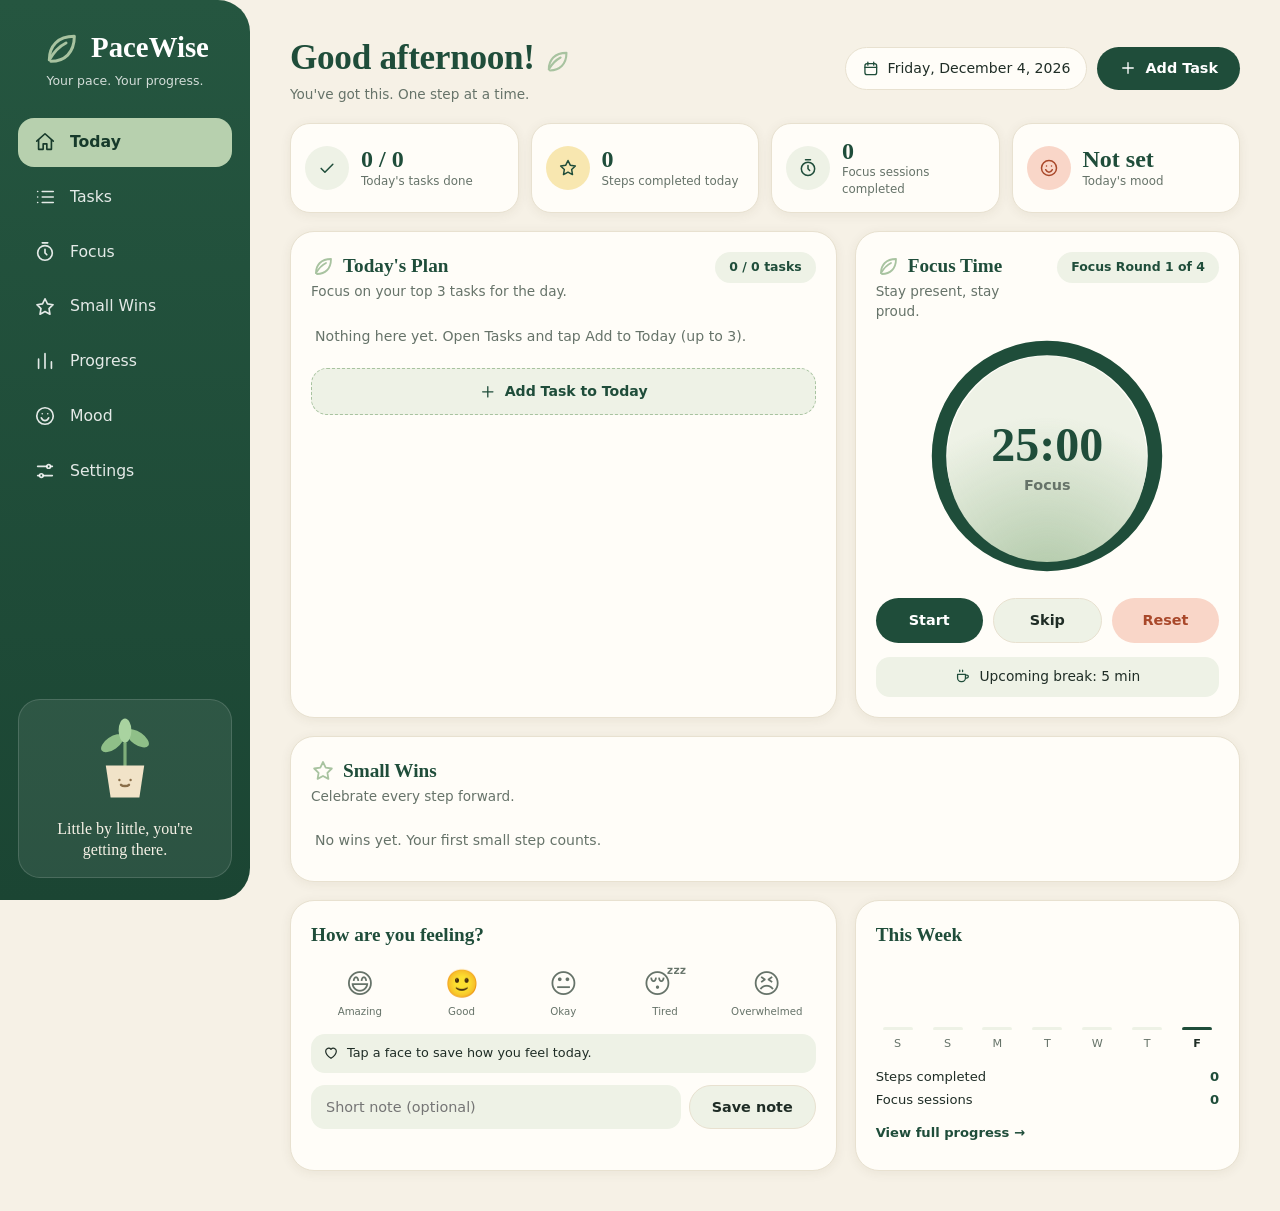
<file: PaceWise/index.html>
<!DOCTYPE html>
<html lang="en">
<head>
<meta charset="UTF-8">
<meta name="viewport" content="width=device-width, initial-scale=1, viewport-fit=cover">
<title>PaceWise</title>
<link rel="stylesheet" href="style.css">
</head>
<body>

<!-- Icon library: each icon is drawn once here, then reused with <svg class="icon"><use href="#i-name"></use></svg> -->
<svg width="0" height="0" style="position:absolute" aria-hidden="true" focusable="false">
  <symbol id="i-leaf" viewBox="0 0 24 24"><path d="M5 19c0-8 5-14 15-14 0 10-6 15-14 15"/><path d="M5 19c3-5 6-8 10-10"/></symbol>
  <symbol id="i-home" viewBox="0 0 24 24"><path d="M3 11l9-8 9 8"/><path d="M5 10v10h5v-6h4v6h5V10"/></symbol>
  <symbol id="i-list" viewBox="0 0 24 24"><path d="M9 6h12M9 12h12M9 18h12M4 6h.01M4 12h.01M4 18h.01"/></symbol>
  <symbol id="i-timer" viewBox="0 0 24 24"><circle cx="12" cy="13" r="8"/><path d="M12 9v4l2 2M9 2h6"/></symbol>
  <symbol id="i-star" viewBox="0 0 24 24"><path d="M12 3l2.7 5.6 6.1.9-4.4 4.3 1 6.1L12 17l-5.4 2.9 1-6.1L3.2 9.5l6.1-.9z"/></symbol>
  <symbol id="i-chart" viewBox="0 0 24 24"><path d="M5 20V10M12 20V4M19 20v-7"/></symbol>
  <symbol id="i-smile" viewBox="0 0 24 24"><circle cx="12" cy="12" r="9"/><path d="M8 14c1 2 3 3 4 3s3-1 4-3M9 9.5h.01M15 9.5h.01"/></symbol>
  <symbol id="i-sliders" viewBox="0 0 24 24"><path d="M4 7h10M18 7h2M4 17h2M10 17h10"/><circle cx="16" cy="7" r="2"/><circle cx="8" cy="17" r="2"/></symbol>
  <symbol id="i-plus" viewBox="0 0 24 24"><path d="M12 5v14M5 12h14"/></symbol>
  <symbol id="i-calendar" viewBox="0 0 24 24"><rect x="4" y="5" width="16" height="15" rx="3"/><path d="M4 10h16M8 3v4M16 3v4"/></symbol>
  <symbol id="i-check" viewBox="0 0 24 24"><path d="M5 12.5l4.5 4.5L19 7.5"/></symbol>
  <symbol id="i-down" viewBox="0 0 24 24"><path d="M6 9l6 6 6-6"/></symbol>
  <symbol id="i-heart" viewBox="0 0 24 24"><path d="M12 20s-8-5-8-11a4.5 4.5 0 0 1 8-2.5A4.5 4.5 0 0 1 20 9c0 6-8 11-8 11z"/></symbol>
  <symbol id="i-cup" viewBox="0 0 24 24"><path d="M5 9h11v5a5 5 0 0 1-5 5h-1a5 5 0 0 1-5-5zM16 10h2a2 2 0 0 1 0 4h-2M8 3v2M12 3v2"/></symbol>
</svg>

<div id="app">

  <!-- Sidebar on desktop, top bar + bottom tab bar on phones -->
  <aside class="side">
    <header class="brand">
      <div class="brandName"><svg class="icon logo"><use href="#i-leaf"></use></svg><b>PaceWise</b></div>
      <small>Your pace. Your progress.</small>
    </header>

    <!-- data-go = the screen to open. "extra" links only show on wide screens and jump to a card on Today -->
    <nav id="tabs" class="tabbar" aria-label="Main">
      <button type="button" data-go="today" class="on" aria-current="page"><svg class="icon"><use href="#i-home"></use></svg>Today</button>
      <button type="button" data-go="tasks"><svg class="icon"><use href="#i-list"></use></svg>Tasks</button>
      <button type="button" data-go="focus" class="extra"><svg class="icon"><use href="#i-timer"></use></svg>Focus</button>
      <button type="button" data-go="wins" class="extra"><svg class="icon"><use href="#i-star"></use></svg>Small Wins</button>
      <button type="button" data-go="progress"><svg class="icon"><use href="#i-chart"></use></svg>Progress</button>
      <button type="button" data-go="mood" class="extra"><svg class="icon"><use href="#i-smile"></use></svg>Mood</button>
      <button type="button" data-go="settings"><svg class="icon"><use href="#i-sliders"></use></svg>Settings</button>
    </nav>

    <div class="plantCard">
      <svg viewBox="0 0 120 110" aria-hidden="true">
        <path class="stem" d="M60 62V34"/>
        <ellipse class="leafA" cx="44" cy="34" rx="16" ry="8" transform="rotate(-35 44 34)"/>
        <ellipse class="leafA" cx="76" cy="28" rx="16" ry="8" transform="rotate(35 76 28)"/>
        <ellipse class="leafB" cx="60" cy="18" rx="8" ry="15"/>
        <path class="pot" d="M36 62h48l-6 40H42z"/>
        <path class="potFace" d="M53 80h.01M67 80h.01M55 86c2 2 8 2 10 0"/>
      </svg>
      <p>Little by little, you're getting there.</p>
    </div>
  </aside>

  <main>
    <!-- 1. TODAY: dashboard with stats, top 3 tasks, focus timer, small wins, mood, week -->
    <section id="today" class="screen on" aria-labelledby="hToday">
      <header class="top">
        <div>
          <h1 id="hToday"><span id="greeting">Hello!</span> <svg class="icon leafIcon"><use href="#i-leaf"></use></svg></h1>
          <p class="sub">You've got this. One step at a time.</p>
        </div>
        <div class="topRight">
          <p class="datePill"><svg class="icon"><use href="#i-calendar"></use></svg><span id="todayDate"></span></p>
          <button id="addTaskBtn" class="btn" type="button"><svg class="icon"><use href="#i-plus"></use></svg>Add Task</button>
        </div>
      </header>

      <!-- Four numbers worked out from the saved data -->
      <div id="statRow" class="statRow"></div>

      <div class="dash">
        <!-- Today's Plan (max 3 tasks) -->
        <section class="card plan" aria-labelledby="hPlan">
          <div class="cardHead">
            <div>
              <h2 id="hPlan"><svg class="icon"><use href="#i-leaf"></use></svg>Today's Plan</h2>
              <p class="sub">Focus on your top 3 tasks for the day.</p>
            </div>
            <span id="planCount" class="pill"></span>
          </div>
          <ul id="todayList" class="planList"></ul>
          <button id="goTasksBtn" class="dashed" type="button"><svg class="icon"><use href="#i-plus"></use></svg>Add Task to Today</button>
        </section>

        <!-- Focus timer -->
        <section id="focusCard" class="card focus" aria-labelledby="hFocus">
          <div class="cardHead">
            <div>
              <h2 id="hFocus"><svg class="icon"><use href="#i-leaf"></use></svg>Focus Time</h2>
              <p class="sub">Stay present, stay proud.</p>
            </div>
            <span id="roundPill" class="pill"></span>
          </div>
          <div class="ring">
            <svg viewBox="0 0 200 200" aria-hidden="true">
              <circle class="ringTrack" cx="100" cy="100" r="90"/>
              <circle id="ringBar" class="ringBar" cx="100" cy="100" r="90"/>
            </svg>
            <div class="ringText">
              <div id="clock" aria-live="off">25:00</div>
              <p id="phase">Focus</p>
            </div>
          </div>
          <div class="timerBtns">
            <button id="startBtn" class="btn" type="button">Start</button>
            <button id="skipBtn" class="btn soft" type="button">Skip</button>
            <button id="resetBtn" class="btn peach" type="button">Reset</button>
          </div>
          <p id="nextUp" class="upcoming"></p>
        </section>

        <!-- Small Wins -->
        <section id="winsCard" class="card wins" aria-labelledby="hWins">
          <div class="cardHead">
            <div>
              <h2 id="hWins"><svg class="icon"><use href="#i-star"></use></svg>Small Wins</h2>
              <p id="winsSub" class="sub">Celebrate every step forward.</p>
            </div>
            <button id="winsAllBtn" class="textBtn" type="button" hidden>View all</button>
          </div>
          <ul id="winsList" class="winGrid"></ul>
        </section>

        <!-- Mood check-in -->
        <section id="moodCard" class="card mood" aria-labelledby="hMood">
          <h2 id="hMood">How are you feeling?</h2>
          <div id="moods" class="moods">
            <button type="button" data-m=":D"><span class="face">😄</span>Amazing</button>
            <button type="button" data-m=":)"><span class="face">🙂</span>Good</button>
            <button type="button" data-m=":|"><span class="face">😐</span>Okay</button>
            <button type="button" data-m=":("><span class="face">😴</span>Tired</button>
            <button type="button" data-m=":'("><span class="face">😣</span>Overwhelmed</button>
          </div>
          <p id="moodHint" class="moodMsg" aria-live="polite"></p>
          <form id="moodForm" class="addrow" novalidate>
            <input id="moodNote" type="text" maxlength="80" placeholder="Short note (optional)" autocomplete="off" aria-label="Mood note">
            <button class="btn soft" type="submit">Save note</button>
          </form>
        </section>

        <!-- This week (small version of the Progress screen) -->
        <section class="card week" aria-labelledby="hWeek">
          <h2 id="hWeek">This Week</h2>
          <div id="miniBars" class="bars mini" role="img" aria-label="Focus minutes for the last 7 days"></div>
          <div id="miniStats" class="miniStats"></div>
          <button class="textBtn" type="button" data-go="progress">View full progress →</button>
        </section>
      </div>
    </section>

    <!-- 2. TASKS: add, search, filter, edit, steps -->
    <section id="tasks" class="screen" aria-labelledby="hTasks">
      <header class="top"><div><h1 id="hTasks">Tasks</h1><p class="sub">Write it down, then break it into small steps.</p></div></header>

      <form id="taskForm" class="card" novalidate>
        <div class="addrow">
          <input id="taskName" type="text" placeholder="Add a task" maxlength="60" autocomplete="off" aria-label="Task name">
          <button class="btn" type="submit" aria-label="Add task"><svg class="icon"><use href="#i-plus"></use></svg>Add</button>
        </div>
        <p id="nameHint" class="hint" aria-live="polite"></p>
        <button id="moreBtn" class="textBtn" type="button" aria-expanded="false" aria-controls="moreFields">Add subject or due date</button>
        <div id="moreFields" class="more" hidden>
          <input id="taskSubject" type="text" placeholder="Subject (optional)" maxlength="30" aria-label="Subject">
          <input id="taskDue" type="date" aria-label="Due date">
        </div>
      </form>

      <div class="searchrow">
        <input id="searchBox" type="search" placeholder="Search tasks" maxlength="60" autocomplete="off" aria-label="Search tasks">
        <select id="subjectFilter" aria-label="Filter by subject"><option value="">All subjects</option></select>
      </div>

      <nav id="filters" class="filters" aria-label="Filter tasks">
        <button type="button" data-f="all" class="on">All</button>
        <button type="button" data-f="pending">Pending</button>
        <button type="button" data-f="done">Done</button>
        <button type="button" data-f="due">Due soon</button>
      </nav>
      <ul id="taskList" class="taskGrid"></ul>
    </section>

    <!-- 3. PROGRESS: weekly summary and mood week -->
    <section id="progress" class="screen" aria-labelledby="hProgress">
      <header class="top"><div><h1 id="hProgress">Progress</h1><p class="sub">The last 7 days, from your real activity.</p></div></header>
      <div class="progGrid">
        <section class="card">
          <h2>This week</h2>
          <div id="stats" class="stats"></div>
          <p id="bestDay" class="hint"></p>
          <div id="bars" class="bars" role="img" aria-label="Focus minutes for the last 7 days"></div>
        </section>
        <section class="card">
          <h2>Mood this week</h2>
          <div id="moodWeek" class="moodweek"></div>
          <p class="hint">Hover or tap a face to see the note you wrote. Pick today's mood on the Today screen.</p>
        </section>
      </div>
    </section>

    <!-- 4. SETTINGS: name, timer length and your data -->
    <section id="settings" class="screen" aria-labelledby="hSettings">
      <header class="top"><div><h1 id="hSettings">Settings</h1><p class="sub">Make PaceWise fit your pace.</p></div></header>
      <div class="setGrid">
        <section class="card">
          <h2>You and your timer</h2>
          <form id="setForm" novalidate>
            <label class="row">Your name (optional)<input id="userName" type="text" maxlength="20" autocomplete="off" class="wide"></label>
            <label class="row">Work minutes<input id="workMin" type="number" min="1" max="90" inputmode="numeric"></label>
            <label class="row">Break minutes<input id="brkMin" type="number" min="1" max="30" inputmode="numeric"></label>
            <p id="setHint" class="hint" aria-live="polite"></p>
            <button id="saveSet" class="btn" type="submit">Save</button>
          </form>
        </section>
        <section class="card">
          <h2>Your data</h2>
          <div class="row"><span>Backup file</span><button id="backupBtn" class="btn soft" type="button">Save</button></div>
          <div class="row"><span>Restore from file</span><button id="chooseBtn" class="btn soft" type="button">Choose</button><input id="restoreFile" type="file" accept=".json,application/json" hidden></div>
          <div class="row"><span>Clear all data</span><button id="clearBtn" class="btn peach" type="button">Clear</button></div>
        </section>
      </div>
    </section>
  </main>

  <p id="msg" role="status" aria-live="polite"></p>
</div>
<script src="script.js"></script>
</body>
</html>
</file>
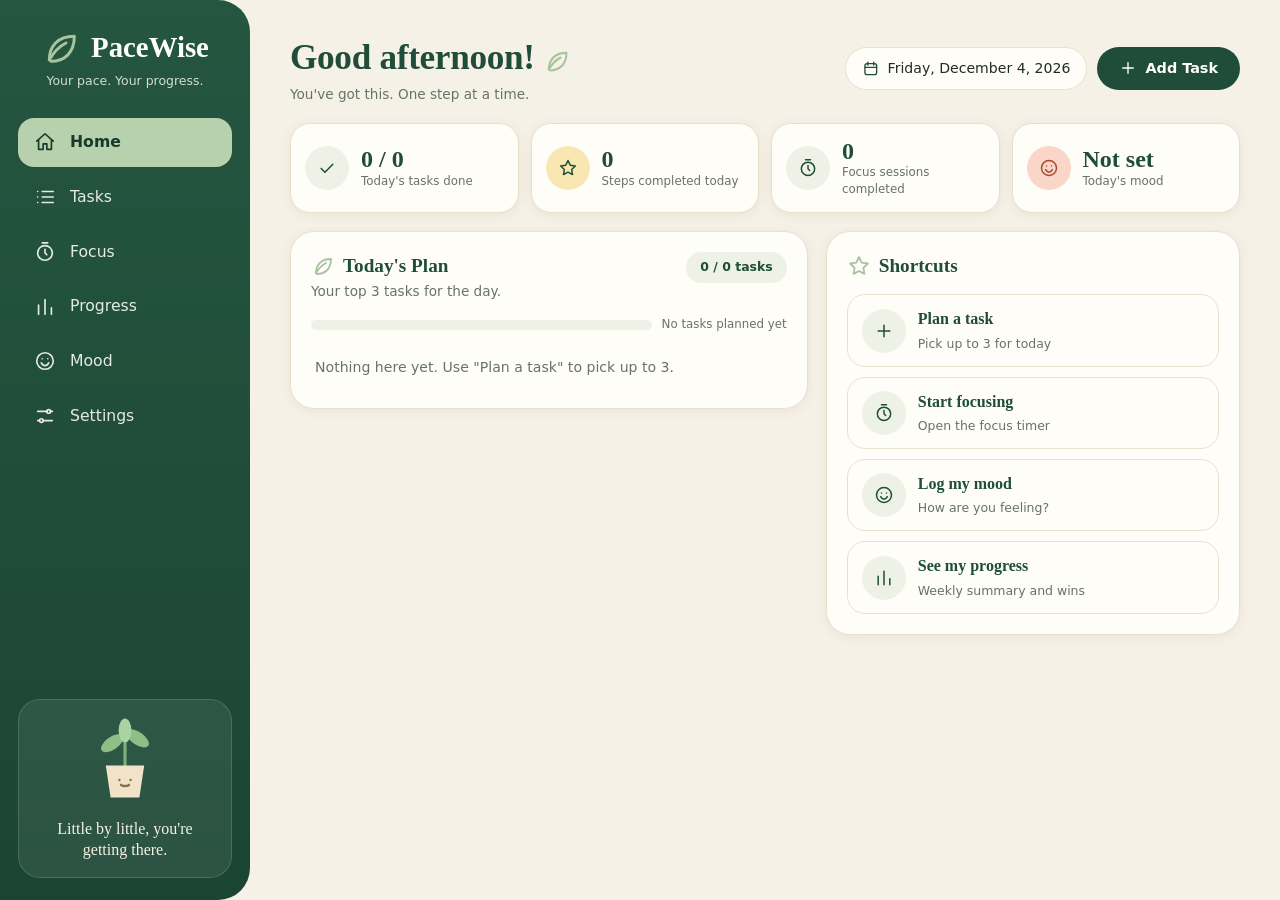
<file: PaceWise_V3/PaceWise/index.html>
<!DOCTYPE html>
<html lang="en">
<head>
<meta charset="UTF-8">
<meta name="viewport" content="width=device-width, initial-scale=1, viewport-fit=cover">
<title>PaceWise</title>
<link rel="stylesheet" href="style.css">
</head>
<body>

<!-- Icon library: each icon is drawn once here, then reused with <svg class="icon"><use href="#i-name"></use></svg> -->
<svg width="0" height="0" style="position:absolute" aria-hidden="true" focusable="false">
  <symbol id="i-leaf" viewBox="0 0 24 24"><path d="M5 19c0-8 5-14 15-14 0 10-6 15-14 15"/><path d="M5 19c3-5 6-8 10-10"/></symbol>
  <symbol id="i-home" viewBox="0 0 24 24"><path d="M3 11l9-8 9 8"/><path d="M5 10v10h5v-6h4v6h5V10"/></symbol>
  <symbol id="i-list" viewBox="0 0 24 24"><path d="M9 6h12M9 12h12M9 18h12M4 6h.01M4 12h.01M4 18h.01"/></symbol>
  <symbol id="i-timer" viewBox="0 0 24 24"><circle cx="12" cy="13" r="8"/><path d="M12 9v4l2 2M9 2h6"/></symbol>
  <symbol id="i-star" viewBox="0 0 24 24"><path d="M12 3l2.7 5.6 6.1.9-4.4 4.3 1 6.1L12 17l-5.4 2.9 1-6.1L3.2 9.5l6.1-.9z"/></symbol>
  <symbol id="i-chart" viewBox="0 0 24 24"><path d="M5 20V10M12 20V4M19 20v-7"/></symbol>
  <symbol id="i-smile" viewBox="0 0 24 24"><circle cx="12" cy="12" r="9"/><path d="M8 14c1 2 3 3 4 3s3-1 4-3M9 9.5h.01M15 9.5h.01"/></symbol>
  <symbol id="i-sliders" viewBox="0 0 24 24"><path d="M4 7h10M18 7h2M4 17h2M10 17h10"/><circle cx="16" cy="7" r="2"/><circle cx="8" cy="17" r="2"/></symbol>
  <symbol id="i-plus" viewBox="0 0 24 24"><path d="M12 5v14M5 12h14"/></symbol>
  <symbol id="i-calendar" viewBox="0 0 24 24"><rect x="4" y="5" width="16" height="15" rx="3"/><path d="M4 10h16M8 3v4M16 3v4"/></symbol>
  <symbol id="i-check" viewBox="0 0 24 24"><path d="M5 12.5l4.5 4.5L19 7.5"/></symbol>
  <symbol id="i-down" viewBox="0 0 24 24"><path d="M6 9l6 6 6-6"/></symbol>
  <symbol id="i-heart" viewBox="0 0 24 24"><path d="M12 20s-8-5-8-11a4.5 4.5 0 0 1 8-2.5A4.5 4.5 0 0 1 20 9c0 6-8 11-8 11z"/></symbol>
  <symbol id="i-cup" viewBox="0 0 24 24"><path d="M5 9h11v5a5 5 0 0 1-5 5h-1a5 5 0 0 1-5-5zM16 10h2a2 2 0 0 1 0 4h-2M8 3v2M12 3v2"/></symbol>
</svg>

<div id="app">

  <!-- Sidebar on desktop, top bar + bottom tab bar on phones -->
  <aside class="side">
    <header class="brand">
      <div class="brandName"><svg class="icon logo"><use href="#i-leaf"></use></svg><b>PaceWise</b></div>
      <small>Your pace. Your progress.</small>
    </header>

    <!-- Six pages. data-go holds the id of the page (section) that the button opens. -->
    <nav id="tabs" class="tabbar" aria-label="Main">
      <button type="button" data-go="today" class="on" aria-current="page"><svg class="icon"><use href="#i-home"></use></svg>Home</button>
      <button type="button" data-go="tasks"><svg class="icon"><use href="#i-list"></use></svg>Tasks</button>
      <button type="button" data-go="focus"><svg class="icon"><use href="#i-timer"></use></svg>Focus</button>
      <button type="button" data-go="progress"><svg class="icon"><use href="#i-chart"></use></svg>Progress</button>
      <button type="button" data-go="mood"><svg class="icon"><use href="#i-smile"></use></svg>Mood</button>
      <button type="button" data-go="settings"><svg class="icon"><use href="#i-sliders"></use></svg>Settings</button>
    </nav>

    <div class="plantCard">
      <svg viewBox="0 0 120 110" aria-hidden="true">
        <path class="stem" d="M60 62V34"/>
        <ellipse class="leafA" cx="44" cy="34" rx="16" ry="8" transform="rotate(-35 44 34)"/>
        <ellipse class="leafA" cx="76" cy="28" rx="16" ry="8" transform="rotate(35 76 28)"/>
        <ellipse class="leafB" cx="60" cy="18" rx="8" ry="15"/>
        <path class="pot" d="M36 62h48l-6 40H42z"/>
        <path class="potFace" d="M53 80h.01M67 80h.01M55 86c2 2 8 2 10 0"/>
      </svg>
      <p>Little by little, you're getting there.</p>
    </div>
  </aside>

  <main>
    <!-- PAGE 1: HOME. A short summary of today, with shortcuts to the other pages -->
    <section id="today" class="screen on" aria-labelledby="hToday">
      <header class="top">
        <div>
          <h1 id="hToday"><span id="greeting">Hello!</span> <svg class="icon leafIcon"><use href="#i-leaf"></use></svg></h1>
          <p class="sub">You've got this. One step at a time.</p>
        </div>
        <div class="topRight">
          <p class="datePill"><svg class="icon"><use href="#i-calendar"></use></svg><span id="todayDate"></span></p>
          <button id="addTaskBtn" class="btn" type="button"><svg class="icon"><use href="#i-plus"></use></svg>Add Task</button>
        </div>
      </header>

      <!-- Four numbers worked out from the saved data -->
      <div id="statRow" class="statRow"></div>

      <div class="twoCol">
        <!-- Today's Plan: short summary (max 3 tasks). Steps are managed on the Tasks page -->
        <section class="card" aria-labelledby="hPlan">
          <div class="cardHead">
            <div>
              <h2 id="hPlan"><svg class="icon"><use href="#i-leaf"></use></svg>Today's Plan</h2>
              <p class="sub">Your top 3 tasks for the day.</p>
            </div>
            <span id="planCount" class="pill"></span>
          </div>
          <div class="meterRow overview"><div class="meter"><i id="planBar"></i></div><span id="planPct"></span></div>
          <ul id="todayList" class="planList"></ul>
        </section>

        <!-- Shortcuts to the other pages -->
        <section class="card" aria-labelledby="hShort">
          <h2 id="hShort"><svg class="icon"><use href="#i-star"></use></svg>Shortcuts</h2>
          <div class="shortcuts">
            <button id="shortcutTask" class="shortcut" type="button"><span class="sico"><svg class="icon"><use href="#i-plus"></use></svg></span><span><b>Plan a task</b><small>Pick up to 3 for today</small></span></button>
            <button class="shortcut" type="button" data-go="focus"><span class="sico"><svg class="icon"><use href="#i-timer"></use></svg></span><span><b>Start focusing</b><small>Open the focus timer</small></span></button>
            <button class="shortcut" type="button" data-go="mood"><span class="sico"><svg class="icon"><use href="#i-smile"></use></svg></span><span><b>Log my mood</b><small>How are you feeling?</small></span></button>
            <button class="shortcut" type="button" data-go="progress"><span class="sico"><svg class="icon"><use href="#i-chart"></use></svg></span><span><b>See my progress</b><small>Weekly summary and wins</small></span></button>
          </div>
        </section>
      </div>
    </section>

    <!-- PAGE 2: TASKS. Add, search, filter, edit, delete, complete, steps -->
    <section id="tasks" class="screen" aria-labelledby="hTasks">
      <header class="top"><div><h1 id="hTasks">Tasks</h1><p class="sub">Write it down, then break it into small steps.</p></div></header>

      <form id="taskForm" class="card" novalidate>
        <div class="addrow">
          <input id="taskName" type="text" placeholder="Add a task" maxlength="60" autocomplete="off" aria-label="Task name">
          <button class="btn" type="submit" aria-label="Add task"><svg class="icon"><use href="#i-plus"></use></svg>Add</button>
        </div>
        <p id="nameHint" class="hint" aria-live="polite"></p>
        <button id="moreBtn" class="textBtn" type="button" aria-expanded="false" aria-controls="moreFields">Add subject or due date</button>
        <div id="moreFields" class="more" hidden>
          <input id="taskSubject" type="text" placeholder="Subject (optional)" maxlength="30" aria-label="Subject">
          <input id="taskDue" type="date" aria-label="Due date">
        </div>
      </form>

      <div class="searchrow">
        <input id="searchBox" type="search" placeholder="Search tasks" maxlength="60" autocomplete="off" aria-label="Search tasks">
        <select id="subjectFilter" aria-label="Filter by subject"><option value="">All subjects</option></select>
      </div>

      <nav id="filters" class="filters" aria-label="Filter tasks">
        <button type="button" data-f="all" class="on">All</button>
        <button type="button" data-f="pending">Pending</button>
        <button type="button" data-f="done">Done</button>
        <button type="button" data-f="due">Due soon</button>
      </nav>
      <ul id="taskList" class="taskGrid"></ul>
    </section>

    <!-- PAGE 3: FOCUS. The timer and information about today's focus time -->
    <section id="focus" class="screen" aria-labelledby="hFocus">
      <header class="top"><div><h1 id="hFocus">Focus</h1><p class="sub">One round at a time. Then a real break.</p></div></header>
      <div class="twoCol">
        <section class="card focusCard" aria-labelledby="hTimer">
          <div class="cardHead">
            <div>
              <h2 id="hTimer"><svg class="icon"><use href="#i-leaf"></use></svg>Focus Time</h2>
              <p class="sub">Stay present, stay proud.</p>
            </div>
            <span id="roundPill" class="pill"></span>
          </div>
          <div class="ring">
            <svg viewBox="0 0 200 200" aria-hidden="true">
              <circle class="ringTrack" cx="100" cy="100" r="90"/>
              <circle id="ringBar" class="ringBar" cx="100" cy="100" r="90"/>
            </svg>
            <div class="ringText">
              <div id="clock" aria-live="off">25:00</div>
              <p id="phase">Focus</p>
            </div>
          </div>
          <div class="timerBtns">
            <button id="startBtn" class="btn" type="button">Start</button>
            <button id="skipBtn" class="btn soft" type="button">Skip</button>
            <button id="resetBtn" class="btn peach" type="button">Reset</button>
          </div>
          <p id="nextUp" class="upcoming"></p>
        </section>

        <section class="card" aria-labelledby="hToday2">
          <h2 id="hToday2"><svg class="icon"><use href="#i-timer"></use></svg>Today's focus</h2>
          <div id="focusStats" class="stats"></div>
          <p id="focusTip" class="moodMsg"></p>
          <p class="hint">Skipping a round does not count it. Only finished rounds are saved.</p>
          <button class="btn soft" type="button" data-go="settings">Change timer length</button>
        </section>
      </div>
    </section>

    <!-- PAGE 4: PROGRESS. Weekly summary, completed tasks and Small Wins -->
    <section id="progress" class="screen" aria-labelledby="hProgress">
      <header class="top"><div><h1 id="hProgress">Progress</h1><p class="sub">The last 7 days, from your real activity.</p></div></header>
      <div class="progGrid">
        <section class="card wide">
          <h2><svg class="icon"><use href="#i-chart"></use></svg>This week</h2>
          <div id="stats" class="stats"></div>
          <p id="bestDay" class="hint"></p>
          <div id="bars" class="bars" role="img" aria-label="Focus minutes for the last 7 days"></div>
        </section>

        <section class="card" aria-labelledby="hDone">
          <div class="cardHead">
            <h2 id="hDone"><svg class="icon"><use href="#i-check"></use></svg>Completed tasks</h2>
            <span id="doneCount" class="pill"></span>
          </div>
          <ul id="doneList" class="doneList"></ul>
        </section>

        <section id="winsCard" class="card" aria-labelledby="hWins">
          <div class="cardHead">
            <div>
              <h2 id="hWins"><svg class="icon"><use href="#i-star"></use></svg>Small Wins</h2>
              <p id="winsSub" class="sub">Celebrate every step forward.</p>
            </div>
            <button id="winsAllBtn" class="textBtn" type="button" hidden>View all</button>
          </div>
          <ul id="winsList" class="winGrid"></ul>
        </section>
      </div>
    </section>

    <!-- PAGE 5: MOOD. Pick today's mood, add a note, see earlier entries -->
    <section id="mood" class="screen" aria-labelledby="hMood">
      <header class="top"><div><h1 id="hMood">Mood</h1><p class="sub">A quick check-in with yourself.</p></div></header>
      <div class="twoCol">
        <section class="card" aria-labelledby="hFeel">
          <h2 id="hFeel">How are you feeling?</h2>
          <div id="moods" class="moods">
            <button type="button" data-m=":D"><span class="face">😄</span>Amazing</button>
            <button type="button" data-m=":)"><span class="face">🙂</span>Good</button>
            <button type="button" data-m=":|"><span class="face">😐</span>Okay</button>
            <button type="button" data-m=":("><span class="face">😴</span>Tired</button>
            <button type="button" data-m=":'("><span class="face">😣</span>Overwhelmed</button>
          </div>
          <p id="moodHint" class="moodMsg" aria-live="polite"></p>
          <form id="moodForm" class="addrow" novalidate>
            <input id="moodNote" type="text" maxlength="80" placeholder="Short note (optional)" autocomplete="off" aria-label="Mood note">
            <button class="btn soft" type="submit">Save note</button>
          </form>
        </section>

        <section class="card" aria-labelledby="hHistory">
          <h2 id="hHistory">Your mood this week</h2>
          <div id="moodWeek" class="moodweek"></div>
          <h2 class="subhead">Mood history</h2>
          <ul id="moodHistory" class="history"></ul>
        </section>
      </div>
    </section>

    <!-- PAGE 6: SETTINGS. Name, timer length, backup, restore, clear -->
    <section id="settings" class="screen" aria-labelledby="hSettings">
      <header class="top"><div><h1 id="hSettings">Settings</h1><p class="sub">Make PaceWise fit your pace.</p></div></header>
      <div class="setGrid">
        <section class="card">
          <h2>You and your timer</h2>
          <form id="setForm" novalidate>
            <label class="row">Your name (optional)<input id="userName" type="text" maxlength="20" autocomplete="off" class="wide"></label>
            <label class="row">Work minutes<input id="workMin" type="number" min="1" max="90" inputmode="numeric"></label>
            <label class="row">Break minutes<input id="brkMin" type="number" min="1" max="30" inputmode="numeric"></label>
            <p id="setHint" class="hint" aria-live="polite"></p>
            <button id="saveSet" class="btn" type="submit">Save</button>
          </form>
        </section>
        <section class="card">
          <h2>Your data</h2>
          <div class="row"><span>Backup file</span><button id="backupBtn" class="btn soft" type="button">Save</button></div>
          <div class="row"><span>Restore from file</span><button id="chooseBtn" class="btn soft" type="button">Choose</button><input id="restoreFile" type="file" accept=".json,application/json" hidden></div>
          <div class="row"><span>Clear all data</span><button id="clearBtn" class="btn peach" type="button">Clear</button></div>
        </section>
      </div>
    </section>
  </main>

  <p id="msg" role="status" aria-live="polite"></p>
</div>
<script src="script.js"></script>
</body>
</html>
</file>
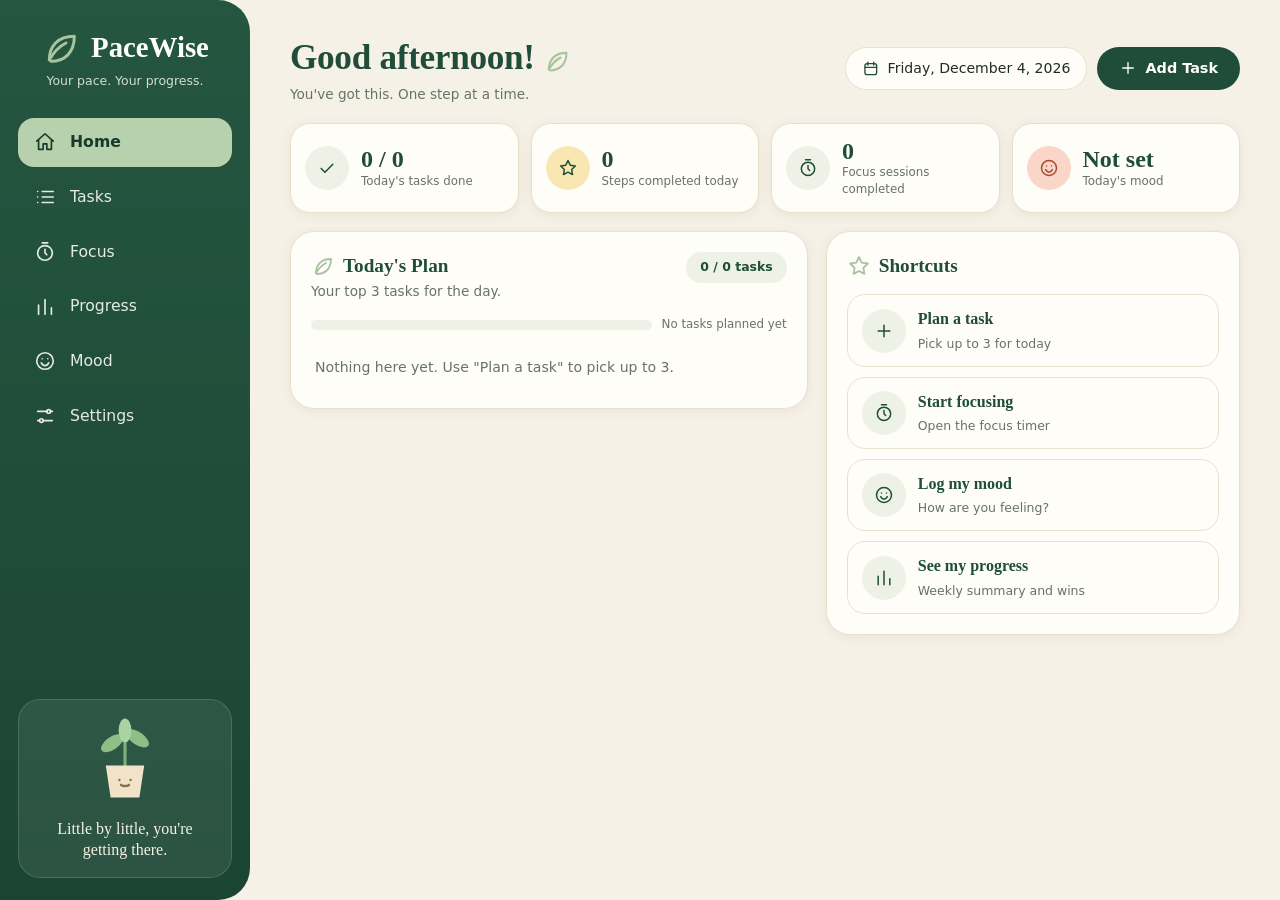
<file: PaceWiseNew/PaceWise/index.html>
<!DOCTYPE html>
<html lang="en">
<head>
<meta charset="UTF-8">
<meta name="viewport" content="width=device-width, initial-scale=1, viewport-fit=cover">
<title>PaceWise</title>
<link rel="stylesheet" href="style.css">
</head>
<body>

<!-- Icon library: each icon is drawn once here, then reused with <svg class="icon"><use href="#i-name"></use></svg> -->
<svg width="0" height="0" style="position:absolute" aria-hidden="true" focusable="false">
  <symbol id="i-leaf" viewBox="0 0 24 24"><path d="M5 19c0-8 5-14 15-14 0 10-6 15-14 15"/><path d="M5 19c3-5 6-8 10-10"/></symbol>
  <symbol id="i-home" viewBox="0 0 24 24"><path d="M3 11l9-8 9 8"/><path d="M5 10v10h5v-6h4v6h5V10"/></symbol>
  <symbol id="i-list" viewBox="0 0 24 24"><path d="M9 6h12M9 12h12M9 18h12M4 6h.01M4 12h.01M4 18h.01"/></symbol>
  <symbol id="i-timer" viewBox="0 0 24 24"><circle cx="12" cy="13" r="8"/><path d="M12 9v4l2 2M9 2h6"/></symbol>
  <symbol id="i-star" viewBox="0 0 24 24"><path d="M12 3l2.7 5.6 6.1.9-4.4 4.3 1 6.1L12 17l-5.4 2.9 1-6.1L3.2 9.5l6.1-.9z"/></symbol>
  <symbol id="i-chart" viewBox="0 0 24 24"><path d="M5 20V10M12 20V4M19 20v-7"/></symbol>
  <symbol id="i-smile" viewBox="0 0 24 24"><circle cx="12" cy="12" r="9"/><path d="M8 14c1 2 3 3 4 3s3-1 4-3M9 9.5h.01M15 9.5h.01"/></symbol>
  <symbol id="i-sliders" viewBox="0 0 24 24"><path d="M4 7h10M18 7h2M4 17h2M10 17h10"/><circle cx="16" cy="7" r="2"/><circle cx="8" cy="17" r="2"/></symbol>
  <symbol id="i-plus" viewBox="0 0 24 24"><path d="M12 5v14M5 12h14"/></symbol>
  <symbol id="i-calendar" viewBox="0 0 24 24"><rect x="4" y="5" width="16" height="15" rx="3"/><path d="M4 10h16M8 3v4M16 3v4"/></symbol>
  <symbol id="i-check" viewBox="0 0 24 24"><path d="M5 12.5l4.5 4.5L19 7.5"/></symbol>
  <symbol id="i-down" viewBox="0 0 24 24"><path d="M6 9l6 6 6-6"/></symbol>
  <symbol id="i-heart" viewBox="0 0 24 24"><path d="M12 20s-8-5-8-11a4.5 4.5 0 0 1 8-2.5A4.5 4.5 0 0 1 20 9c0 6-8 11-8 11z"/></symbol>
  <symbol id="i-cup" viewBox="0 0 24 24"><path d="M5 9h11v5a5 5 0 0 1-5 5h-1a5 5 0 0 1-5-5zM16 10h2a2 2 0 0 1 0 4h-2M8 3v2M12 3v2"/></symbol>
</svg>

<div id="app">

  <!-- Sidebar on desktop, top bar + bottom tab bar on phones -->
  <aside class="side">
    <header class="brand">
      <div class="brandName"><svg class="icon logo"><use href="#i-leaf"></use></svg><b>PaceWise</b></div>
      <small>Your pace. Your progress.</small>
    </header>

    <!-- Six pages. data-go holds the id of the page (section) that the button opens. -->
    <nav id="tabs" class="tabbar" aria-label="Main">
      <button type="button" data-go="today" class="on" aria-current="page"><svg class="icon"><use href="#i-home"></use></svg>Home</button>
      <button type="button" data-go="tasks"><svg class="icon"><use href="#i-list"></use></svg>Tasks</button>
      <button type="button" data-go="focus"><svg class="icon"><use href="#i-timer"></use></svg>Focus</button>
      <button type="button" data-go="progress"><svg class="icon"><use href="#i-chart"></use></svg>Progress</button>
      <button type="button" data-go="mood"><svg class="icon"><use href="#i-smile"></use></svg>Mood</button>
      <button type="button" data-go="settings"><svg class="icon"><use href="#i-sliders"></use></svg>Settings</button>
    </nav>

    <div class="plantCard">
      <svg viewBox="0 0 120 110" aria-hidden="true">
        <path class="stem" d="M60 62V34"/>
        <ellipse class="leafA" cx="44" cy="34" rx="16" ry="8" transform="rotate(-35 44 34)"/>
        <ellipse class="leafA" cx="76" cy="28" rx="16" ry="8" transform="rotate(35 76 28)"/>
        <ellipse class="leafB" cx="60" cy="18" rx="8" ry="15"/>
        <path class="pot" d="M36 62h48l-6 40H42z"/>
        <path class="potFace" d="M53 80h.01M67 80h.01M55 86c2 2 8 2 10 0"/>
      </svg>
      <p>Little by little, you're getting there.</p>
    </div>
  </aside>

  <main>
    <!-- PAGE 1: HOME. A short summary of today, with shortcuts to the other pages -->
    <section id="today" class="screen on" aria-labelledby="hToday">
      <header class="top">
        <div>
          <h1 id="hToday"><span id="greeting">Hello!</span> <svg class="icon leafIcon"><use href="#i-leaf"></use></svg></h1>
          <p class="sub">You've got this. One step at a time.</p>
        </div>
        <div class="topRight">
          <p class="datePill"><svg class="icon"><use href="#i-calendar"></use></svg><span id="todayDate"></span></p>
          <button id="addTaskBtn" class="btn" type="button"><svg class="icon"><use href="#i-plus"></use></svg>Add Task</button>
        </div>
      </header>

      <!-- Four numbers worked out from the saved data -->
      <div id="statRow" class="statRow"></div>

      <div class="twoCol">
        <!-- Today's Plan: short summary (max 3 tasks). Steps are managed on the Tasks page -->
        <section class="card" aria-labelledby="hPlan">
          <div class="cardHead">
            <div>
              <h2 id="hPlan"><svg class="icon"><use href="#i-leaf"></use></svg>Today's Plan</h2>
              <p class="sub">Your top 3 tasks for the day.</p>
            </div>
            <span id="planCount" class="pill"></span>
          </div>
          <div class="meterRow overview"><div class="meter"><i id="planBar"></i></div><span id="planPct"></span></div>
          <ul id="todayList" class="planList"></ul>
        </section>

        <!-- Shortcuts to the other pages -->
        <section class="card" aria-labelledby="hShort">
          <h2 id="hShort"><svg class="icon"><use href="#i-star"></use></svg>Shortcuts</h2>
          <div class="shortcuts">
            <button id="shortcutTask" class="shortcut" type="button"><span class="sico"><svg class="icon"><use href="#i-plus"></use></svg></span><span><b>Plan a task</b><small>Pick up to 3 for today</small></span></button>
            <button class="shortcut" type="button" data-go="focus"><span class="sico"><svg class="icon"><use href="#i-timer"></use></svg></span><span><b>Start focusing</b><small>Open the focus timer</small></span></button>
            <button class="shortcut" type="button" data-go="mood"><span class="sico"><svg class="icon"><use href="#i-smile"></use></svg></span><span><b>Log my mood</b><small>How are you feeling?</small></span></button>
            <button class="shortcut" type="button" data-go="progress"><span class="sico"><svg class="icon"><use href="#i-chart"></use></svg></span><span><b>See my progress</b><small>Weekly summary and wins</small></span></button>
          </div>
        </section>
      </div>
    </section>

    <!-- PAGE 2: TASKS. Add, search, filter, edit, delete, complete, steps -->
    <section id="tasks" class="screen" aria-labelledby="hTasks">
      <header class="top"><div><h1 id="hTasks">Tasks</h1><p class="sub">Write it down, then break it into small steps.</p></div></header>

      <form id="taskForm" class="card" novalidate>
        <div class="addrow">
          <input id="taskName" type="text" placeholder="Add a task" maxlength="60" autocomplete="off" aria-label="Task name">
          <button class="btn" type="submit" aria-label="Add task"><svg class="icon"><use href="#i-plus"></use></svg>Add</button>
        </div>
        <p id="nameHint" class="hint" aria-live="polite"></p>
        <button id="moreBtn" class="textBtn" type="button" aria-expanded="false" aria-controls="moreFields">Add subject or due date</button>
        <div id="moreFields" class="more" hidden>
          <input id="taskSubject" type="text" placeholder="Subject (optional)" maxlength="30" aria-label="Subject">
          <input id="taskDue" type="date" aria-label="Due date">
        </div>
      </form>

      <div class="searchrow">
        <input id="searchBox" type="search" placeholder="Search tasks" maxlength="60" autocomplete="off" aria-label="Search tasks">
        <select id="subjectFilter" aria-label="Filter by subject"><option value="">All subjects</option></select>
      </div>

      <nav id="filters" class="filters" aria-label="Filter tasks">
        <button type="button" data-f="all" class="on">All</button>
        <button type="button" data-f="pending">Pending</button>
        <button type="button" data-f="done">Done</button>
        <button type="button" data-f="due">Due soon</button>
      </nav>
      <ul id="taskList" class="taskGrid"></ul>
    </section>

    <!-- PAGE 3: FOCUS. The timer and information about today's focus time -->
    <section id="focus" class="screen" aria-labelledby="hFocus">
      <header class="top"><div><h1 id="hFocus">Focus</h1><p class="sub">One round at a time. Then a real break.</p></div></header>
      <div class="twoCol">
        <section class="card focusCard" aria-labelledby="hTimer">
          <div class="cardHead">
            <div>
              <h2 id="hTimer"><svg class="icon"><use href="#i-leaf"></use></svg>Focus Time</h2>
              <p class="sub">Stay present, stay proud.</p>
            </div>
            <span id="roundPill" class="pill"></span>
          </div>
          <div class="ring">
            <svg viewBox="0 0 200 200" aria-hidden="true">
              <circle class="ringTrack" cx="100" cy="100" r="90"/>
              <circle id="ringBar" class="ringBar" cx="100" cy="100" r="90"/>
            </svg>
            <div class="ringText">
              <div id="clock" aria-live="off">25:00</div>
              <p id="phase">Focus</p>
            </div>
          </div>
          <div class="timerBtns">
            <button id="startBtn" class="btn" type="button">Start</button>
            <button id="skipBtn" class="btn soft" type="button">Skip</button>
            <button id="resetBtn" class="btn peach" type="button">Reset</button>
          </div>
          <p id="nextUp" class="upcoming"></p>
        </section>

        <section class="card" aria-labelledby="hToday2">
          <h2 id="hToday2"><svg class="icon"><use href="#i-timer"></use></svg>Today's focus</h2>
          <div id="focusStats" class="stats"></div>
          <p id="focusTip" class="moodMsg"></p>
          <p class="hint">Skipping a round does not count it. Only finished rounds are saved.</p>
          <button class="btn soft" type="button" data-go="settings">Change timer length</button>
        </section>
      </div>
    </section>

    <!-- PAGE 4: PROGRESS. Weekly summary, completed tasks and Small Wins -->
    <section id="progress" class="screen" aria-labelledby="hProgress">
      <header class="top"><div><h1 id="hProgress">Progress</h1><p class="sub">The last 7 days, from your real activity.</p></div></header>
      <div class="progGrid">
        <section class="card wide">
          <h2><svg class="icon"><use href="#i-chart"></use></svg>This week</h2>
          <div id="stats" class="stats"></div>
          <p id="bestDay" class="hint"></p>
          <div id="bars" class="bars" role="img" aria-label="Focus minutes for the last 7 days"></div>
        </section>

        <section class="card" aria-labelledby="hDone">
          <div class="cardHead">
            <h2 id="hDone"><svg class="icon"><use href="#i-check"></use></svg>Completed tasks</h2>
            <span id="doneCount" class="pill"></span>
          </div>
          <ul id="doneList" class="doneList"></ul>
        </section>

        <section id="winsCard" class="card" aria-labelledby="hWins">
          <div class="cardHead">
            <div>
              <h2 id="hWins"><svg class="icon"><use href="#i-star"></use></svg>Small Wins</h2>
              <p id="winsSub" class="sub">Celebrate every step forward.</p>
            </div>
            <button id="winsAllBtn" class="textBtn" type="button" hidden>View all</button>
          </div>
          <ul id="winsList" class="winGrid"></ul>
        </section>
      </div>
    </section>

    <!-- PAGE 5: MOOD. Pick today's mood, add a note, see earlier entries -->
    <section id="mood" class="screen" aria-labelledby="hMood">
      <header class="top"><div><h1 id="hMood">Mood</h1><p class="sub">A quick check-in with yourself.</p></div></header>
      <div class="twoCol">
        <section class="card" aria-labelledby="hFeel">
          <h2 id="hFeel">How are you feeling?</h2>
          <div id="moods" class="moods">
            <button type="button" data-m=":D"><span class="face">😄</span>Amazing</button>
            <button type="button" data-m=":)"><span class="face">🙂</span>Good</button>
            <button type="button" data-m=":|"><span class="face">😐</span>Okay</button>
            <button type="button" data-m=":("><span class="face">😴</span>Tired</button>
            <button type="button" data-m=":'("><span class="face">😣</span>Overwhelmed</button>
          </div>
          <p id="moodHint" class="moodMsg" aria-live="polite"></p>
          <form id="moodForm" class="addrow" novalidate>
            <input id="moodNote" type="text" maxlength="80" placeholder="Short note (optional)" autocomplete="off" aria-label="Mood note">
            <button class="btn soft" type="submit">Save note</button>
          </form>
        </section>

        <section class="card" aria-labelledby="hHistory">
          <h2 id="hHistory">Your mood this week</h2>
          <div id="moodWeek" class="moodweek"></div>
          <h2 class="subhead">Mood history</h2>
          <ul id="moodHistory" class="history"></ul>
        </section>
      </div>
    </section>

    <!-- PAGE 6: SETTINGS. Name, timer length, backup, restore, clear -->
    <section id="settings" class="screen" aria-labelledby="hSettings">
      <header class="top"><div><h1 id="hSettings">Settings</h1><p class="sub">Make PaceWise fit your pace.</p></div></header>
      <div class="setGrid">
        <section class="card">
          <h2>You and your timer</h2>
          <form id="setForm" novalidate>
            <label class="row">Your name (optional)<input id="userName" type="text" maxlength="20" autocomplete="off" class="wide"></label>
            <label class="row">Work minutes<input id="workMin" type="number" min="1" max="90" inputmode="numeric"></label>
            <label class="row">Break minutes<input id="brkMin" type="number" min="1" max="30" inputmode="numeric"></label>
            <p id="setHint" class="hint" aria-live="polite"></p>
            <button id="saveSet" class="btn" type="submit">Save</button>
          </form>
        </section>
        <section class="card">
          <h2>Your data</h2>
          <div class="row"><span>Backup file</span><button id="backupBtn" class="btn soft" type="button">Save</button></div>
          <div class="row"><span>Restore from file</span><button id="chooseBtn" class="btn soft" type="button">Choose</button><input id="restoreFile" type="file" accept=".json,application/json" hidden></div>
          <div class="row"><span>Clear all data</span><button id="clearBtn" class="btn peach" type="button">Clear</button></div>
        </section>
      </div>
    </section>
  </main>

  <p id="msg" role="status" aria-live="polite"></p>
</div>
<!-- Load order matters: helpers and storage first, app.js last (it starts the app) -->
<script src="js/helpers.js"></script>
<script src="js/storage.js"></script>
<script src="js/tasks.js"></script>
<script src="js/progress.js"></script>
<script src="js/timer.js"></script>
<script src="js/mood.js"></script>
<script src="js/settings.js"></script>
<script src="js/app.js"></script>
</body>
</html>
</file>
<file: PaceWise/style.css>
/* ============ PaceWise styles ============
   Mobile first. Three layouts:
   - phone   : under 900px  (top brand bar, tab bar at the bottom, one column)
   - desktop : 900px and up (green sidebar on the left)
   - wide    : 1200px+ and 1380px+ (dashboard cards sit side by side)
*/

/* ---- Colors (light and dark). Change a color here and it changes everywhere ---- */
:root{
  --bg:#f6f1e6;        /* warm cream page */
  --card:#fffdf8;      /* off-white cards */
  --tx:#1f2d26;        /* main text */
  --mut:#667369;       /* quiet text */
  --ln:#e8e1d0;        /* thin borders */
  --soft:#eef2e6;      /* light sage fill */
  --ac:#1f4d3a;        /* forest green (main color) */
  --on:#ffffff;        /* text on forest green */
  --sage:#a8c3a0;      /* sage green */
  --peach:#f9d6c8;     /* subtle peach */
  --peach-tx:#a9482a;
  --butter:#f8e7b0;    /* soft yellow */
  --bad:#b23b2a;
  --hd:#1f4d3a;        /* heading color */
  --serif:Georgia,"Iowan Old Style","Palatino Linotype",serif;
  --shadow:0 2px 12px rgba(70,60,30,.07);
  color-scheme:light;box-sizing:border-box;
}
@media(prefers-color-scheme:dark){:root{
  --bg:#0e1612;--card:#16211b;--tx:#e8f0ea;--mut:#9db1a4;--ln:#27362d;--soft:#1e2c24;--ac:#8cc58a;--on:#0e1d14;
  --sage:#3f6445;--peach:#4b3027;--peach-tx:#f5b8a1;--butter:#4d4420;--bad:#f08b78;--hd:#cfe6cf;
  --shadow:0 2px 12px rgba(0,0,0,.35);color-scheme:dark}}

/* ---- Base ---- */
*,*::before,*::after{box-sizing:inherit}
body{margin:0;background:var(--bg);color:var(--tx);font-family:system-ui,"Segoe UI",Arial,sans-serif;line-height:1.45}
button,input,select{font:inherit;color:inherit}
button{cursor:pointer;border:0;background:none;padding:0}
button:focus-visible,input:focus-visible,select:focus-visible{outline:2px solid var(--ac);outline-offset:2px;border-radius:8px}
ul{list-style:none;margin:0;padding:0}
h1,h2{font-family:var(--serif);color:var(--hd);font-weight:600;margin:0}
h1{font-size:1.9rem;letter-spacing:-.3px}
h2{font-size:1.2rem;display:flex;align-items:center;gap:8px}
.sub{color:var(--mut);font-size:.85rem;margin:2px 0 0}
.hint{color:var(--mut);font-size:.8rem;min-height:1.2em;margin:4px 0}
.icon{width:1.25em;height:1.25em;flex:none;fill:none;stroke:currentColor;stroke-width:1.8;stroke-linecap:round;stroke-linejoin:round}
h2 .icon{color:var(--sage)}

/* ---- Page frame (phone) ---- */
#app{min-height:100vh;min-height:100dvh}
main{padding:18px 16px 110px;min-width:0;max-width:1200px;margin:0 auto}
.screen{display:none}
.screen.on{display:block;animation:fadeIn .3s ease}
@keyframes fadeIn{from{opacity:0;transform:translateY(6px)}to{opacity:1;transform:none}}
.top{display:flex;justify-content:space-between;align-items:center;gap:14px;flex-wrap:wrap;margin-bottom:18px}
.leafIcon{color:var(--sage);width:.8em;height:.8em;vertical-align:middle}

/* ---- Cards ---- */
.card{background:var(--card);border:1px solid var(--ln);border-radius:24px;padding:20px;box-shadow:var(--shadow);min-width:0;transition:box-shadow .2s,transform .2s}
@media(hover:hover){.card:hover{box-shadow:0 8px 24px rgba(70,60,30,.12)}}
.cardHead{display:flex;justify-content:space-between;align-items:flex-start;gap:12px;margin-bottom:14px}
.pill{background:var(--soft);color:var(--ac);border-radius:999px;padding:6px 14px;font-size:.78rem;font-weight:600;white-space:nowrap}

/* ---- Buttons and inputs ---- */
.btn{display:inline-flex;align-items:center;justify-content:center;gap:8px;background:var(--ac);color:var(--on);border-radius:999px;padding:11px 22px;font-weight:600;font-size:.9rem;white-space:nowrap;transition:transform .15s,filter .15s,box-shadow .15s}
.btn.soft{background:var(--soft);color:var(--tx);border:1px solid var(--ln)}
.btn.peach{background:var(--peach);color:var(--peach-tx)}
@media(hover:hover){.btn:hover{transform:translateY(-2px);filter:brightness(1.08);box-shadow:0 6px 14px rgba(31,77,58,.18)}}
.btn:active{transform:translateY(0)}
.textBtn{color:var(--ac);font-weight:600;font-size:.82rem;padding:8px 0}
.textBtn:hover{text-decoration:underline}
.textBtn[hidden]{display:none}
input[type=text],input[type=date],input[type=number],input[type=search],select{background:var(--soft);border:1px solid transparent;border-radius:14px;padding:11px 14px;width:100%;font-size:.9rem;transition:border-color .15s,background .15s}
input:hover,select:hover{border-color:var(--ln)}
input[type=search]{-webkit-appearance:none;appearance:none;min-width:0}
select{width:auto;max-width:45%}
.addrow{display:flex;gap:8px;align-items:center}
.more{display:flex;gap:8px;margin-top:6px}.more[hidden]{display:none}

/* ---- Top bar of the Today screen ---- */
.topRight{display:flex;align-items:center;gap:10px;flex-wrap:wrap}
.datePill{display:flex;align-items:center;gap:8px;margin:0;background:var(--card);border:1px solid var(--ln);border-radius:999px;padding:10px 16px;font-size:.88rem;font-weight:500}
.datePill .icon{color:var(--ac)}

/* ---- Stat tiles ---- */
.statRow{display:grid;grid-template-columns:1fr 1fr;gap:12px;margin-bottom:18px}
.stat{display:flex;align-items:center;gap:12px;background:var(--card);border:1px solid var(--ln);border-radius:20px;padding:14px;box-shadow:var(--shadow);transition:transform .2s}
@media(hover:hover){.stat:hover{transform:translateY(-2px)}}
.sico{width:44px;height:44px;border-radius:50%;background:var(--soft);color:var(--ac);display:grid;place-items:center;flex:none}
.stat:nth-child(2) .sico{background:var(--butter)}
.stat:nth-child(4) .sico{background:var(--peach);color:var(--peach-tx)}
.stat>div{min-width:0}
.stat b{overflow-wrap:anywhere;display:block;font-family:var(--serif);font-size:1.5rem;line-height:1.1;color:var(--hd)}
.stat span:not(.sico){font-size:.74rem;color:var(--mut);display:block}

/* ---- Dashboard grid ---- */
.dash{display:grid;gap:18px}

/* ---- Today's Plan ---- */
.planList{display:grid;gap:10px}
.planItem{display:grid;grid-template-columns:36px 1fr auto auto;gap:4px 12px;align-items:center;border:1px solid var(--ln);border-radius:18px;padding:12px 14px;background:var(--card);transition:border-color .2s,box-shadow .2s}
@media(hover:hover){.planItem:hover{border-color:var(--sage);box-shadow:0 4px 12px rgba(70,60,30,.08)}}
.num{width:34px;height:34px;border-radius:50%;background:var(--ac);color:var(--on);display:grid;place-items:center;font-weight:700;font-size:.9rem}
.planItem.dim .num{background:var(--sage)}
.pmain{min-width:0}
.pname{display:block;text-align:left;font-family:var(--serif);font-weight:600;font-size:1.02rem;color:var(--hd);max-width:100%;word-break:break-word}
.pmain small{display:block;color:var(--mut);font-size:.78rem}
.chev{width:30px;height:30px;border-radius:50%;display:grid;place-items:center;color:var(--mut);transition:background .15s,transform .2s}
.chev:hover{background:var(--soft)}
.chev[aria-expanded=true]{transform:rotate(180deg)}
.planItem .steps{grid-column:1/-1;border-top:1px solid var(--ln);margin-top:6px;padding:8px 0 0}
.dashed{display:flex;align-items:center;justify-content:center;gap:8px;width:100%;margin-top:12px;padding:12px;border:1.5px dashed var(--sage);border-radius:16px;background:var(--soft);color:var(--ac);font-weight:600;font-size:.88rem;transition:background .15s,transform .15s}
.dashed:hover{background:var(--sage);transform:translateY(-1px)}

/* ---- Progress bar for a task (used in Today and Tasks) ---- */
.meterRow{display:flex;align-items:center;gap:10px;margin-top:6px;font-size:.74rem;color:var(--mut);white-space:nowrap}
.meter{flex:1;height:8px;border-radius:99px;background:var(--soft);overflow:hidden}
.meter i{display:block;height:100%;border-radius:99px;background:var(--ac);transition:width .4s ease}

/* ---- Round check buttons (steps) and square check buttons (tasks) ---- */
.circle,.check{display:grid;place-items:center;flex:none;background:var(--card);border:1.8px solid var(--sage);transition:background .15s,border-color .15s,transform .15s}
.circle{width:22px;height:22px;border-radius:50%}
.check{width:28px;height:28px;border-radius:9px}
.circle:hover,.check:hover{border-color:var(--ac);transform:scale(1.08)}
.circle.on,.check.on{background:var(--ac);border-color:var(--ac)}
.circle.on::after,.check.on::after{content:"";width:5px;height:10px;border:solid var(--on);border-width:0 2px 2px 0;transform:rotate(45deg) translate(-1px,-1px)}

/* ---- Steps list ---- */
.steps{padding:4px 0 4px 4px}
.steps li{padding:4px 0;display:flex;gap:10px;align-items:center;font-size:.86rem}
.stxt{flex:1;min-width:0;word-break:break-word}
.dim{color:var(--mut)}
.stepTools{display:flex;gap:10px;margin-left:auto}
.stepTools button{font-size:.72rem;color:var(--mut);padding:6px 0}
.stepTools button:hover,.tools button:hover{color:var(--ac);text-decoration:underline}
.mut{color:var(--mut)}
.empty{color:var(--mut);font-size:.88rem;padding:10px 4px}

/* ---- Focus timer ---- */
.focus{text-align:center}
.focus .cardHead{text-align:left}
.ring{position:relative;width:min(240px,100%);margin:6px auto 16px;aspect-ratio:1}
.ring svg{width:100%;height:100%;transform:rotate(-90deg)}
.ringTrack{fill:none;stroke:var(--soft);stroke-width:12}
.ringBar{fill:none;stroke:var(--ac);stroke-width:12;stroke-linecap:round;stroke-dasharray:565.5;stroke-dashoffset:0;transition:stroke-dashoffset .6s linear}
.ringText{position:absolute;inset:20px;border-radius:50%;display:flex;flex-direction:column;align-items:center;justify-content:center;background:radial-gradient(circle at 50% 120%,var(--sage),transparent 70%),var(--soft)}
#clock{font-family:var(--serif);font-size:3rem;font-weight:600;color:var(--hd);font-variant-numeric:tabular-nums;line-height:1}
#phase{margin:6px 0 0;color:var(--mut);font-weight:600;font-size:.9rem}
.timerBtns{display:flex;gap:10px;justify-content:center;flex-wrap:wrap}
.timerBtns .btn{flex:1;min-width:84px}
.upcoming{display:flex;align-items:center;justify-content:center;gap:8px;margin:14px 0 0;padding:10px;border-radius:14px;background:var(--soft);font-size:.86rem;color:var(--tx)}
.upcoming .icon{color:var(--ac)}

/* ---- Small Wins ---- */
.winGrid{display:grid;grid-template-columns:repeat(auto-fill,minmax(150px,1fr));gap:10px}
.winGrid .empty{grid-column:1/-1}
.win{display:flex;align-items:center;gap:10px;border:1px solid var(--ln);border-radius:16px;padding:10px 12px;transition:transform .2s,border-color .2s}
@media(hover:hover){.win:hover{transform:translateY(-2px);border-color:var(--sage)}}
.wico{width:38px;height:38px;border-radius:50%;background:var(--soft);color:var(--ac);display:grid;place-items:center;flex:none}
.win.round .wico{background:var(--butter)}
.win.task .wico{background:var(--sage);color:var(--ac)}
.wtxt{min-width:0;font-size:.8rem;font-weight:600;word-break:break-word}
.wtxt small{display:block;color:var(--mut);font-weight:400;font-size:.72rem}

/* ---- Mood ---- */
.moods{display:grid;grid-template-columns:repeat(5,1fr);gap:4px;margin:12px 0 8px}
.moods button{display:flex;flex-direction:column;align-items:center;gap:4px;font-size:.64rem;color:var(--mut);padding:6px 0;border:1.5px solid transparent;border-radius:16px;transition:transform .15s,background .15s,border-color .15s}
.moods .face{font-size:1.7rem;line-height:1.2;transition:transform .15s}
.moods button:hover{background:var(--soft)}
.moods button:hover .face{transform:scale(1.15)}
.moods button.on{border-color:var(--ac);background:var(--soft);color:var(--tx);font-weight:600}
.moodMsg{display:flex;align-items:center;gap:8px;margin:8px 0 12px;padding:10px 12px;border-radius:14px;background:var(--soft);color:var(--tx);font-size:.8rem;min-height:2.6em}

/* ---- Weekly chart (used in This Week card and Progress screen) ---- */
.bars{display:flex;gap:6px;height:150px;margin-top:12px}
.bars.mini{height:90px;margin:14px 0}
.col{flex:1;min-width:0;display:flex;flex-direction:column;align-items:center;gap:6px;font-size:.7rem;color:var(--mut)}
.track{flex:1;width:100%;display:flex;align-items:flex-end;justify-content:center}
.track i{display:block;width:min(70%,30px);border-radius:8px 8px 4px 4px;background:var(--soft);transition:height .4s ease,filter .15s}
.track i.on{background:var(--sage)}
.track i.now{background:var(--ac)}
.col:hover i{filter:brightness(.9)}
.col.now{color:var(--tx);font-weight:700}
.miniStats{display:grid;gap:4px;font-size:.82rem;margin-bottom:6px}
.miniStats div{display:flex;justify-content:space-between}
.miniStats b{color:var(--hd)}

/* ---- Tasks screen ---- */
#taskForm{margin-bottom:12px}
.searchrow{display:flex;gap:8px;margin-top:12px}
.filters{display:flex;gap:8px;margin:12px 0;flex-wrap:wrap}
.filters button{font-size:.82rem;color:var(--mut);padding:7px 16px;border-radius:999px;border:1px solid var(--ln);background:var(--card);transition:background .15s,color .15s}
.filters button:hover{background:var(--soft)}
.filters .on{background:var(--ac);color:var(--on);border-color:var(--ac);font-weight:600}
.taskGrid{display:grid;gap:14px;margin-top:6px}
.task{background:var(--card);border:1px solid var(--ln);border-radius:20px;padding:16px;box-shadow:var(--shadow);align-self:start;transition:box-shadow .2s,transform .2s}
@media(hover:hover){.task:hover{box-shadow:0 8px 20px rgba(70,60,30,.12);transform:translateY(-2px)}}
.taskGrid .empty{grid-column:1/-1}
.trow{display:flex;gap:10px;align-items:flex-start}
.tmain{flex:1;min-width:0}
.tmain b{font-family:var(--serif);font-size:1.05rem;color:var(--hd);word-break:break-word}
.task.dim .tmain b{color:var(--mut);text-decoration:line-through}
.tags{display:flex;gap:6px;flex-wrap:wrap;margin-top:4px}
.tag{background:var(--soft);color:var(--ac);border-radius:999px;padding:2px 10px;font-size:.72rem;font-weight:600}
.tag.soon{background:var(--butter);color:var(--tx)}
.tag.over{background:var(--peach);color:var(--peach-tx)}
.todayBtn{background:var(--soft);color:var(--ac);border-radius:999px;padding:7px 14px;font-size:.78rem;font-weight:600;white-space:nowrap;transition:background .15s,transform .15s}
.todayBtn:hover{background:var(--sage);transform:translateY(-1px)}
.task .steps{margin-top:8px}
.addStep{margin:2px 0 0 4px}
.stepForm,.stepEdit{display:flex;gap:8px;align-items:center}
.stepForm{margin:6px 0 0}.stepForm[hidden]{display:none}
.stepEdit{width:100%}
.tools{display:flex;gap:14px;margin-top:8px;padding-top:8px;border-top:1px solid var(--ln)}
.tools button{font-size:.75rem;color:var(--mut);padding:6px 0}
.tools .ac,.stepEdit .ac{color:var(--ac);font-weight:600}
.stepEdit .link{font-size:.78rem}
.link{font-size:.8rem;padding:8px 0}
.ac{color:var(--ac);font-weight:600}
.editForm .more{display:flex}

/* ---- Progress screen ---- */
.progGrid{display:grid;gap:18px}
.stats{display:grid;grid-template-columns:1fr 1fr;gap:10px;margin:12px 0 6px}
.stats div{background:var(--soft);border-radius:16px;padding:12px 14px}
.stats b{display:block;font-family:var(--serif);font-size:1.8rem;line-height:1.1;color:var(--hd)}
.stats span{font-size:.75rem;color:var(--mut)}
.moodweek{display:flex;justify-content:space-between;margin-top:14px}
.mday{display:flex;flex-direction:column;align-items:center;gap:6px;flex:1;font-size:.72rem;color:var(--mut)}
.mface{width:42px;height:42px;border-radius:50%;background:var(--soft);display:flex;align-items:center;justify-content:center;font-size:1.4rem;transition:transform .15s}
.mday:hover .mface{transform:scale(1.12)}
.mface.none{font-size:.9rem;color:var(--mut)}

/* ---- Settings ---- */
.setGrid{display:grid;gap:18px;max-width:900px}
.row{display:flex;align-items:center;justify-content:space-between;gap:12px;padding:9px 0;font-size:.9rem}
.row input[type=number]{width:80px;text-align:center;padding:8px}
.row input.wide{width:180px;text-align:left}

/* ---- Sidebar (top brand bar on phones) ---- */
.brand{padding:12px 16px;background:#1f4d3a;color:#fff}
.brandName{display:flex;align-items:center;gap:10px}
.brand b{font-family:var(--serif);font-size:1.4rem;font-weight:600;line-height:1.1}
.brand small{display:none;font-size:.78rem;opacity:.8}
.logo{width:30px;height:30px;color:#a8c3a0}
.plantCard{display:none}
.stem{stroke:#7fae7a;stroke-width:4;stroke-linecap:round;fill:none}
.leafA{fill:#8fbf88}.leafB{fill:#a9d3a0}.pot{fill:#f1e3c8}
.potFace{stroke:#8a6f4a;stroke-width:3;stroke-linecap:round;fill:none}

/* ---- Tab bar (fixed at the bottom on phones) ---- */
.tabbar{position:fixed;left:0;right:0;bottom:0;z-index:5;display:flex;background:var(--card);border-top:1px solid var(--ln);padding:6px 8px calc(6px + env(safe-area-inset-bottom,0px))}
.tabbar button{flex:1;display:flex;flex-direction:column;align-items:center;gap:2px;font-size:.7rem;color:var(--mut);padding:8px 4px;border-radius:14px;transition:background .15s,color .15s}
.tabbar button:hover{background:var(--soft)}
.tabbar button.on{color:var(--ac);font-weight:600;background:var(--soft)}
.tabbar .extra{display:none}

/* ---- Message toast ---- */
#msg{position:fixed;left:50%;bottom:calc(84px + env(safe-area-inset-bottom,0px));transform:translateX(-50%);max-width:90%;margin:0;padding:11px 18px;border-radius:14px;font-size:.88rem;color:#fff;display:none;z-index:9;text-align:center;box-shadow:0 8px 24px rgba(0,0,0,.2);animation:fadeIn .25s ease}
#msg.ok{background:#1f4d3a}#msg.err{background:#b23b2a}

/* ---- Small phones ---- */
@media(max-width:380px){
  h1{font-size:1.6rem}
  .stat b{font-size:1.15rem}
  .moods .face{font-size:1.4rem}
  .moods button{font-size:.58rem}
  .planItem{grid-template-columns:32px 1fr auto auto}
}

/* ---- Tablets: more room ---- */
@media(min-width:640px){
  main{padding:24px 28px 110px}
  .statRow{grid-template-columns:repeat(4,1fr)}
  .taskGrid{grid-template-columns:repeat(auto-fill,minmax(320px,1fr))}
  .progGrid{grid-template-columns:1.3fr 1fr;align-items:start}
  .setGrid{grid-template-columns:1fr 1fr;align-items:start}
  .stats{grid-template-columns:repeat(4,1fr)}
  .stats b{font-size:1.5rem}
}

/* ---- Desktop: green sidebar on the left ---- */
@media(min-width:900px){
  #app{display:grid;grid-template-columns:250px 1fr}
  main{padding:32px 40px 40px;width:100%}
  h1{font-size:2.2rem}
  #msg{bottom:28px}

  .side{position:sticky;top:0;height:100vh;display:flex;flex-direction:column;background:linear-gradient(180deg,#255640,#1b4533);color:#fff;border-radius:0 32px 32px 0;padding:28px 18px 22px}
  .brand{background:none;padding:0 8px 28px;text-align:center}
  .brandName{justify-content:center}
  .brand b{font-size:1.8rem}
  .brand small{display:block;margin-top:4px}
  .logo{width:40px;height:40px}

  .tabbar{position:static;flex-direction:column;gap:6px;background:none;border:0;padding:0}
  .tabbar button{flex:none;flex-direction:row;gap:14px;font-size:.98rem;color:rgba(255,255,255,.88);padding:13px 16px;border-radius:16px}
  .tabbar button:hover{background:rgba(255,255,255,.12)}
  .tabbar button.on{background:#b7d0ae;color:#173a2b}
  .tabbar .extra{display:flex}
  .tabbar .icon{width:22px;height:22px}

  .plantCard{display:block;margin-top:auto;text-align:center;padding:16px;border-radius:22px;background:rgba(255,255,255,.08);border:1px solid rgba(255,255,255,.14)}
  .plantCard svg{width:96px;height:auto}
  .plantCard p{margin:8px 0 0;font-family:var(--serif);font-size:1rem;line-height:1.35;color:#f6f1e6}

  /* Today: moodcard and week card side by side */
  .dash{grid-template-columns:repeat(12,1fr)}
  .plan,.focus,.wins{grid-column:span 12}
  .mood{grid-column:span 7}
  .week{grid-column:span 5}
  .progGrid{grid-template-columns:1.4fr 1fr}
  .bars{height:190px}
}

/* ---- Wide: plan and timer side by side ---- */
@media(min-width:1200px){
  .plan{grid-column:span 7}
  .focus{grid-column:span 5}
}

/* ---- Extra wide: bottom row has three cards ---- */
@media(min-width:1380px){
  .wins{grid-column:span 5}
  .mood{grid-column:span 4}
  .week{grid-column:span 3}
}

/* ---- Respect people who prefer less motion ---- */
@media(prefers-reduced-motion:reduce){*{transition:none!important;animation:none!important}}
</file>
<file: PaceWise_V3/PaceWise/style.css>
/* ============ PaceWise styles ============
   Mobile first. Three layouts:
   - phone   : under 900px  (top brand bar, tab bar at the bottom, one column)
   - desktop : 900px and up (green sidebar on the left)
   - wide    : 1100px+ (two cards sit side by side on Home, Focus and Mood)
*/

/* ---- Colors (light and dark). Change a color here and it changes everywhere ---- */
:root{
  --bg:#f6f1e6;        /* warm cream page */
  --card:#fffdf8;      /* off-white cards */
  --tx:#1f2d26;        /* main text */
  --mut:#667369;       /* quiet text */
  --ln:#e8e1d0;        /* thin borders */
  --soft:#eef2e6;      /* light sage fill */
  --ac:#1f4d3a;        /* forest green (main color) */
  --on:#ffffff;        /* text on forest green */
  --sage:#a8c3a0;      /* sage green */
  --peach:#f9d6c8;     /* subtle peach */
  --peach-tx:#a9482a;
  --butter:#f8e7b0;    /* soft yellow */
  --bad:#b23b2a;
  --hd:#1f4d3a;        /* heading color */
  --serif:Georgia,"Iowan Old Style","Palatino Linotype",serif;
  --shadow:0 2px 12px rgba(70,60,30,.07);
  color-scheme:light;box-sizing:border-box;
}
@media(prefers-color-scheme:dark){:root{
  --bg:#0e1612;--card:#16211b;--tx:#e8f0ea;--mut:#9db1a4;--ln:#27362d;--soft:#1e2c24;--ac:#8cc58a;--on:#0e1d14;
  --sage:#3f6445;--peach:#4b3027;--peach-tx:#f5b8a1;--butter:#4d4420;--bad:#f08b78;--hd:#cfe6cf;
  --shadow:0 2px 12px rgba(0,0,0,.35);color-scheme:dark}}

/* ---- Base ---- */
*,*::before,*::after{box-sizing:inherit}
body{margin:0;background:var(--bg);color:var(--tx);font-family:system-ui,"Segoe UI",Arial,sans-serif;line-height:1.45}
button,input,select{font:inherit;color:inherit}
button{cursor:pointer;border:0;background:none;padding:0}
button:focus-visible,input:focus-visible,select:focus-visible{outline:2px solid var(--ac);outline-offset:2px;border-radius:8px}
ul{list-style:none;margin:0;padding:0}
h1,h2{font-family:var(--serif);color:var(--hd);font-weight:600;margin:0}
h1{font-size:1.9rem;letter-spacing:-.3px}
h2{font-size:1.2rem;display:flex;align-items:center;gap:8px}
.sub{color:var(--mut);font-size:.85rem;margin:2px 0 0}
.hint{color:var(--mut);font-size:.8rem;min-height:1.2em;margin:4px 0}
.icon{width:1.25em;height:1.25em;flex:none;fill:none;stroke:currentColor;stroke-width:1.8;stroke-linecap:round;stroke-linejoin:round}
h2 .icon{color:var(--sage)}

/* ---- Page frame (phone) ---- */
#app{min-height:100vh;min-height:100dvh}
main{padding:18px 16px 110px;min-width:0;max-width:1200px;margin:0 auto}
.screen{display:none}
.screen.on{display:block;animation:fadeIn .3s ease}
@keyframes fadeIn{from{opacity:0;transform:translateY(6px)}to{opacity:1;transform:none}}
.top{display:flex;justify-content:space-between;align-items:center;gap:14px;flex-wrap:wrap;margin-bottom:18px}
.leafIcon{color:var(--sage);width:.8em;height:.8em;vertical-align:middle}

/* ---- Cards ---- */
.card{background:var(--card);border:1px solid var(--ln);border-radius:24px;padding:20px;box-shadow:var(--shadow);min-width:0;transition:box-shadow .2s,transform .2s}
@media(hover:hover){.card:hover{box-shadow:0 8px 24px rgba(70,60,30,.12)}}
.cardHead{display:flex;justify-content:space-between;align-items:flex-start;gap:12px;margin-bottom:14px}
.pill{background:var(--soft);color:var(--ac);border-radius:999px;padding:6px 14px;font-size:.78rem;font-weight:600;white-space:nowrap}

/* ---- Buttons and inputs ---- */
.btn{display:inline-flex;align-items:center;justify-content:center;gap:8px;background:var(--ac);color:var(--on);border-radius:999px;padding:11px 22px;font-weight:600;font-size:.9rem;white-space:nowrap;transition:transform .15s,filter .15s,box-shadow .15s}
.btn.soft{background:var(--soft);color:var(--tx);border:1px solid var(--ln)}
.btn.peach{background:var(--peach);color:var(--peach-tx)}
@media(hover:hover){.btn:hover{transform:translateY(-2px);filter:brightness(1.08);box-shadow:0 6px 14px rgba(31,77,58,.18)}}
.btn:active{transform:translateY(0)}
.textBtn{color:var(--ac);font-weight:600;font-size:.82rem;padding:8px 0}
.textBtn:hover{text-decoration:underline}
.textBtn[hidden]{display:none}
input[type=text],input[type=date],input[type=number],input[type=search],select{background:var(--soft);border:1px solid transparent;border-radius:14px;padding:11px 14px;width:100%;font-size:.9rem;transition:border-color .15s,background .15s}
input:hover,select:hover{border-color:var(--ln)}
input[type=search]{-webkit-appearance:none;appearance:none;min-width:0}
select{width:auto;max-width:45%}
.addrow{display:flex;gap:8px;align-items:center}
.more{display:flex;gap:8px;margin-top:6px}.more[hidden]{display:none}

/* ---- Top bar of the Today screen ---- */
.topRight{display:flex;align-items:center;gap:10px;flex-wrap:wrap}
.datePill{display:flex;align-items:center;gap:8px;margin:0;background:var(--card);border:1px solid var(--ln);border-radius:999px;padding:10px 16px;font-size:.88rem;font-weight:500}
.datePill .icon{color:var(--ac)}

/* ---- Stat tiles ---- */
.statRow{display:grid;grid-template-columns:1fr 1fr;gap:12px;margin-bottom:18px}
.stat{display:flex;align-items:center;gap:12px;background:var(--card);border:1px solid var(--ln);border-radius:20px;padding:14px;box-shadow:var(--shadow);transition:transform .2s}
@media(hover:hover){.stat:hover{transform:translateY(-2px)}}
.sico{width:44px;height:44px;border-radius:50%;background:var(--soft);color:var(--ac);display:grid;place-items:center;flex:none}
.stat:nth-child(2) .sico{background:var(--butter)}
.stat:nth-child(4) .sico{background:var(--peach);color:var(--peach-tx)}
.stat>div{min-width:0}
.stat b{overflow-wrap:anywhere;display:block;font-family:var(--serif);font-size:1.5rem;line-height:1.1;color:var(--hd)}
.stat span:not(.sico){font-size:.74rem;color:var(--mut);display:block}

/* ---- Two cards per page: stacked on phones, side by side on wide screens ---- */
.twoCol{display:grid;gap:18px}
.subhead{margin:18px 0 8px;font-size:1rem}

/* ---- Today's Plan ---- */
.planList{display:grid;gap:10px}
.planItem{display:grid;grid-template-columns:36px 1fr auto;gap:4px 12px;align-items:center;border:1px solid var(--ln);border-radius:18px;padding:12px 14px;background:var(--card);transition:border-color .2s,box-shadow .2s}
@media(hover:hover){.planItem:hover{border-color:var(--sage);box-shadow:0 4px 12px rgba(70,60,30,.08)}}
.num{width:34px;height:34px;border-radius:50%;background:var(--ac);color:var(--on);display:grid;place-items:center;font-weight:700;font-size:.9rem}
.planItem.dim .num{background:var(--sage)}
.pmain{min-width:0}
.pname{display:block;text-align:left;font-family:var(--serif);font-weight:600;font-size:1.02rem;color:var(--hd);max-width:100%;word-break:break-word}
.pmain small{display:block;color:var(--mut);font-size:.78rem}
.overview{margin:0 0 14px;font-size:.8rem}
.overview .meter{height:10px}

/* ---- Shortcuts on Home ---- */
.shortcuts{display:grid;gap:10px;margin-top:14px}
.shortcut{display:flex;align-items:center;gap:12px;text-align:left;padding:12px 14px;border:1px solid var(--ln);border-radius:18px;background:var(--card);transition:transform .2s,border-color .2s,box-shadow .2s}
.shortcut:hover{transform:translateY(-2px);border-color:var(--sage);box-shadow:0 4px 12px rgba(70,60,30,.08)}
.shortcut b{display:block;font-family:var(--serif);color:var(--hd);font-size:1rem}
.shortcut small{color:var(--mut);font-size:.78rem}

/* ---- Progress bar for a task (used on Home and Tasks) ---- */
.meterRow{display:flex;align-items:center;gap:10px;margin-top:6px;font-size:.74rem;color:var(--mut);white-space:nowrap}
.meter{flex:1;height:8px;border-radius:99px;background:var(--soft);overflow:hidden}
.meter i{display:block;height:100%;border-radius:99px;background:var(--ac);transition:width .4s ease}

/* ---- Round check buttons (steps) and square check buttons (tasks) ---- */
.circle,.check{display:grid;place-items:center;flex:none;background:var(--card);border:1.8px solid var(--sage);transition:background .15s,border-color .15s,transform .15s}
.circle{width:22px;height:22px;border-radius:50%}
.check{width:28px;height:28px;border-radius:9px}
.circle:hover,.check:hover{border-color:var(--ac);transform:scale(1.08)}
.circle.on,.check.on{background:var(--ac);border-color:var(--ac)}
.circle.on::after,.check.on::after{content:"";width:5px;height:10px;border:solid var(--on);border-width:0 2px 2px 0;transform:rotate(45deg) translate(-1px,-1px)}

/* ---- Steps list ---- */
.steps{padding:4px 0 4px 4px}
.steps li{padding:4px 0;display:flex;gap:10px;align-items:center;font-size:.86rem}
.stxt{flex:1;min-width:0;word-break:break-word}
.dim{color:var(--mut)}
.stepTools{display:flex;gap:10px;margin-left:auto}
.stepTools button{font-size:.72rem;color:var(--mut);padding:6px 0}
.stepTools button:hover,.tools button:hover{color:var(--ac);text-decoration:underline}
.mut{color:var(--mut)}
.empty{color:var(--mut);font-size:.88rem;padding:10px 4px}

/* ---- Focus timer ---- */
.focusCard{text-align:center}
.focusCard .cardHead{text-align:left}
.ring{position:relative;width:min(260px,100%);margin:6px auto 16px;aspect-ratio:1}
.ring svg{width:100%;height:100%;transform:rotate(-90deg)}
.ringTrack{fill:none;stroke:var(--soft);stroke-width:12}
.ringBar{fill:none;stroke:var(--ac);stroke-width:12;stroke-linecap:round;stroke-dasharray:565.5;stroke-dashoffset:0;transition:stroke-dashoffset .6s linear}
.ringText{position:absolute;inset:20px;border-radius:50%;display:flex;flex-direction:column;align-items:center;justify-content:center;background:radial-gradient(circle at 50% 120%,var(--sage),transparent 70%),var(--soft)}
#clock{font-family:var(--serif);font-size:3rem;font-weight:600;color:var(--hd);font-variant-numeric:tabular-nums;line-height:1}
#phase{margin:6px 0 0;color:var(--mut);font-weight:600;font-size:.9rem}
.timerBtns{display:flex;gap:10px;justify-content:center;flex-wrap:wrap}
.timerBtns .btn{flex:1;min-width:84px}
.upcoming{display:flex;align-items:center;justify-content:center;gap:8px;margin:14px 0 0;padding:10px;border-radius:14px;background:var(--soft);font-size:.86rem;color:var(--tx)}
.upcoming .icon{color:var(--ac)}

/* ---- Small Wins ---- */
.winGrid{display:grid;grid-template-columns:repeat(auto-fill,minmax(150px,1fr));gap:10px}
.winGrid .empty{grid-column:1/-1}
.win{display:flex;align-items:center;gap:10px;border:1px solid var(--ln);border-radius:16px;padding:10px 12px;transition:transform .2s,border-color .2s}
@media(hover:hover){.win:hover{transform:translateY(-2px);border-color:var(--sage)}}
.wico{width:38px;height:38px;border-radius:50%;background:var(--soft);color:var(--ac);display:grid;place-items:center;flex:none}
.win.round .wico{background:var(--butter)}
.win.task .wico{background:var(--sage);color:var(--ac)}
.wtxt{min-width:0;font-size:.8rem;font-weight:600;word-break:break-word}
.wtxt small{display:block;color:var(--mut);font-weight:400;font-size:.72rem}

/* ---- Mood ---- */
.moods{display:grid;grid-template-columns:repeat(5,1fr);gap:4px;margin:12px 0 8px}
.moods button{display:flex;flex-direction:column;align-items:center;gap:4px;font-size:.64rem;color:var(--mut);padding:6px 0;border:1.5px solid transparent;border-radius:16px;transition:transform .15s,background .15s,border-color .15s}
.moods .face{font-size:1.7rem;line-height:1.2;transition:transform .15s}
.moods button:hover{background:var(--soft)}
.moods button:hover .face{transform:scale(1.15)}
.moods button.on{border-color:var(--ac);background:var(--soft);color:var(--tx);font-weight:600}
.moodMsg{display:flex;align-items:center;gap:8px;margin:8px 0 12px;padding:10px 12px;border-radius:14px;background:var(--soft);color:var(--tx);font-size:.8rem;min-height:2.6em}

/* ---- Weekly chart (Progress page) ---- */
.bars{display:flex;gap:6px;height:150px;margin-top:12px}
.col{flex:1;min-width:0;display:flex;flex-direction:column;align-items:center;gap:6px;font-size:.7rem;color:var(--mut)}
.track{flex:1;width:100%;display:flex;align-items:flex-end;justify-content:center}
.track i{display:block;width:min(70%,30px);border-radius:8px 8px 4px 4px;background:var(--soft);transition:height .4s ease,filter .15s}
.track i.on{background:var(--sage)}
.track i.now{background:var(--ac)}
.col:hover i{filter:brightness(.9)}
.col.now{color:var(--tx);font-weight:700}

/* ---- Tasks screen ---- */
#taskForm{margin-bottom:12px}
.searchrow{display:flex;gap:8px;margin-top:12px}
.filters{display:flex;gap:8px;margin:12px 0;flex-wrap:wrap}
.filters button{font-size:.82rem;color:var(--mut);padding:7px 16px;border-radius:999px;border:1px solid var(--ln);background:var(--card);transition:background .15s,color .15s}
.filters button:hover{background:var(--soft)}
.filters .on{background:var(--ac);color:var(--on);border-color:var(--ac);font-weight:600}
.taskGrid{display:grid;gap:14px;margin-top:6px}
.task{background:var(--card);border:1px solid var(--ln);border-radius:20px;padding:16px;box-shadow:var(--shadow);align-self:start;transition:box-shadow .2s,transform .2s}
@media(hover:hover){.task:hover{box-shadow:0 8px 20px rgba(70,60,30,.12);transform:translateY(-2px)}}
.taskGrid .empty{grid-column:1/-1}
.trow{display:flex;gap:10px;align-items:flex-start}
.tmain{flex:1;min-width:0}
.tmain b{font-family:var(--serif);font-size:1.05rem;color:var(--hd);word-break:break-word}
.task.dim .tmain b{color:var(--mut);text-decoration:line-through}
.tags{display:flex;gap:6px;flex-wrap:wrap;margin-top:4px}
.tag{background:var(--soft);color:var(--ac);border-radius:999px;padding:2px 10px;font-size:.72rem;font-weight:600}
.tag.soon{background:var(--butter);color:var(--tx)}
.tag.over{background:var(--peach);color:var(--peach-tx)}
.todayBtn{background:var(--soft);color:var(--ac);border-radius:999px;padding:7px 14px;font-size:.78rem;font-weight:600;white-space:nowrap;transition:background .15s,transform .15s}
.todayBtn:hover{background:var(--sage);transform:translateY(-1px)}
.task .steps{margin-top:8px}
.addStep{margin:2px 0 0 4px}
.stepForm,.stepEdit{display:flex;gap:8px;align-items:center}
.stepForm{margin:6px 0 0}.stepForm[hidden]{display:none}
.stepEdit{width:100%}
.tools{display:flex;gap:14px;margin-top:8px;padding-top:8px;border-top:1px solid var(--ln)}
.tools button{font-size:.75rem;color:var(--mut);padding:6px 0}
.tools .ac,.stepEdit .ac{color:var(--ac);font-weight:600}
.stepEdit .link{font-size:.78rem}
.link{font-size:.8rem;padding:8px 0}
.ac{color:var(--ac);font-weight:600}
.editForm .more{display:flex}

/* ---- Progress page ---- */
.progGrid{display:grid;gap:18px}
.doneList li{display:flex;align-items:center;gap:10px;padding:10px 0;border-bottom:1px solid var(--ln);font-size:.9rem}
.doneList li:last-child{border-bottom:0}
.doneList b{font-family:var(--serif);color:var(--hd);word-break:break-word}
.doneList .wico{width:30px;height:30px;background:var(--sage)}
.stats{display:grid;grid-template-columns:1fr 1fr;gap:10px;margin:12px 0 6px}
#focusStats{grid-template-columns:repeat(3,1fr)}
#focusStats b{font-size:1.5rem}
#focusStats span{display:block;line-height:1.25}
.stats div{background:var(--soft);border-radius:16px;padding:12px 14px;min-width:0}
.stats b{display:block;font-family:var(--serif);font-size:1.8rem;line-height:1.1;color:var(--hd)}
.stats span{font-size:.75rem;color:var(--mut)}
.moodweek{display:flex;justify-content:space-between;margin-top:14px}
.mday{display:flex;flex-direction:column;align-items:center;gap:6px;flex:1;font-size:.72rem;color:var(--mut)}
.mface{width:42px;height:42px;border-radius:50%;background:var(--soft);display:flex;align-items:center;justify-content:center;font-size:1.4rem;transition:transform .15s}
.mday:hover .mface{transform:scale(1.12)}
.mface.none{font-size:.9rem;color:var(--mut)}

/* ---- Mood history ---- */
.history li{display:flex;align-items:center;gap:12px;padding:10px 0;border-bottom:1px solid var(--ln)}
.history li:last-child{border-bottom:0}
.history .mface{width:38px;height:38px;flex:none;font-size:1.25rem}
.history b{display:block;font-size:.9rem}
.history small{color:var(--mut);font-size:.78rem;word-break:break-word}

/* ---- Settings ---- */
.setGrid{display:grid;gap:18px;max-width:900px}
.row{display:flex;align-items:center;justify-content:space-between;gap:12px;padding:9px 0;font-size:.9rem}
.row input[type=number]{width:80px;text-align:center;padding:8px}
.row input.wide{width:180px;text-align:left}

/* ---- Sidebar (top brand bar on phones) ---- */
.brand{padding:12px 16px;background:#1f4d3a;color:#fff}
.brandName{display:flex;align-items:center;gap:10px}
.brand b{font-family:var(--serif);font-size:1.4rem;font-weight:600;line-height:1.1}
.brand small{display:none;font-size:.78rem;opacity:.8}
.logo{width:30px;height:30px;color:#a8c3a0}
.plantCard{display:none}
.stem{stroke:#7fae7a;stroke-width:4;stroke-linecap:round;fill:none}
.leafA{fill:#8fbf88}.leafB{fill:#a9d3a0}.pot{fill:#f1e3c8}
.potFace{stroke:#8a6f4a;stroke-width:3;stroke-linecap:round;fill:none}

/* ---- Tab bar (fixed at the bottom on phones) ---- */
.tabbar{position:fixed;left:0;right:0;bottom:0;z-index:5;display:flex;background:var(--card);border-top:1px solid var(--ln);padding:6px 8px calc(6px + env(safe-area-inset-bottom,0px))}
.tabbar button{flex:1;display:flex;flex-direction:column;align-items:center;gap:2px;font-size:.66rem;color:var(--mut);padding:8px 2px;border-radius:14px;transition:background .15s,color .15s}
.tabbar button:hover{background:var(--soft)}
.tabbar button.on{color:var(--ac);font-weight:600;background:var(--soft)}

/* ---- Message toast ---- */
#msg{position:fixed;left:50%;bottom:calc(84px + env(safe-area-inset-bottom,0px));transform:translateX(-50%);max-width:90%;margin:0;padding:11px 18px;border-radius:14px;font-size:.88rem;color:#fff;display:none;z-index:9;text-align:center;box-shadow:0 8px 24px rgba(0,0,0,.2);animation:fadeIn .25s ease}
#msg.ok{background:#1f4d3a}#msg.err{background:#b23b2a}

/* ---- Small phones ---- */
@media(max-width:380px){
  h1{font-size:1.6rem}
  .stat b{font-size:1.15rem}
  .moods .face{font-size:1.4rem}
  .moods button{font-size:.58rem}
  .planItem{grid-template-columns:32px 1fr auto}
  .tabbar button{font-size:.6rem}
}

/* ---- Tablets: more room ---- */
@media(min-width:640px){
  main{padding:24px 28px 110px}
  .statRow{grid-template-columns:repeat(4,1fr)}
  .taskGrid{grid-template-columns:repeat(auto-fill,minmax(320px,1fr))}
  .progGrid{grid-template-columns:1fr 1fr;align-items:start}
  .progGrid .wide{grid-column:1/-1}
  .setGrid{grid-template-columns:1fr 1fr;align-items:start}
  .stats{grid-template-columns:repeat(4,1fr)}
  .stats b{font-size:1.5rem}
}

/* ---- Desktop: green sidebar on the left ---- */
@media(min-width:900px){
  #app{display:grid;grid-template-columns:250px 1fr}
  main{padding:32px 40px 40px;width:100%}
  h1{font-size:2.2rem}
  #msg{bottom:28px}

  .side{position:sticky;top:0;height:100vh;display:flex;flex-direction:column;background:linear-gradient(180deg,#255640,#1b4533);color:#fff;border-radius:0 32px 32px 0;padding:28px 18px 22px}
  .brand{background:none;padding:0 8px 28px;text-align:center}
  .brandName{justify-content:center}
  .brand b{font-size:1.8rem}
  .brand small{display:block;margin-top:4px}
  .logo{width:40px;height:40px}

  .tabbar{position:static;flex-direction:column;gap:6px;background:none;border:0;padding:0}
  .tabbar button{flex:none;flex-direction:row;gap:14px;font-size:.98rem;color:rgba(255,255,255,.88);padding:13px 16px;border-radius:16px}
  .tabbar button:hover{background:rgba(255,255,255,.12)}
  .tabbar button.on{background:#b7d0ae;color:#173a2b}
  .tabbar .icon{width:22px;height:22px}

  .plantCard{display:block;margin-top:auto;text-align:center;padding:16px;border-radius:22px;background:rgba(255,255,255,.08);border:1px solid rgba(255,255,255,.14)}
  .plantCard svg{width:96px;height:auto}
  .plantCard p{margin:8px 0 0;font-family:var(--serif);font-size:1rem;line-height:1.35;color:#f6f1e6}

  .bars{height:190px}
}

/* ---- Wide: two cards side by side ---- */
@media(min-width:1100px){
  .twoCol{grid-template-columns:1.25fr 1fr;align-items:start}
}

/* ---- Respect people who prefer less motion ---- */
@media(prefers-reduced-motion:reduce){*{transition:none!important;animation:none!important}}
</file>
<file: PaceWiseNew/PaceWise/style.css>
/* ============ PaceWise styles ============
   Mobile first. Three layouts:
   - phone   : under 900px  (top brand bar, tab bar at the bottom, one column)
   - desktop : 900px and up (green sidebar on the left)
   - wide    : 1100px+ (two cards sit side by side on Home, Focus and Mood)
*/

/* ---- Colors (light and dark). Change a color here and it changes everywhere ---- */
:root {
  --bg: #f6f1e6; /* warm cream page */
  --card: #fffdf8; /* off-white cards */
  --tx: #1f2d26; /* main text */
  --mut: #667369; /* quiet text */
  --ln: #e8e1d0; /* thin borders */
  --soft: #eef2e6; /* light sage fill */
  --ac: #1f4d3a; /* forest green (main color) */
  --on: #ffffff; /* text on forest green */
  --sage: #a8c3a0; /* sage green */
  --peach: #f9d6c8; /* subtle peach */
  --peach-tx: #a9482a;
  --butter: #f8e7b0; /* soft yellow */
  --bad: #b23b2a;
  --hd: #1f4d3a; /* heading color */
  --serif: Georgia,"Iowan Old Style","Palatino Linotype",serif;
  --shadow: 0 2px 12px rgba(70,60,30,.07);
  color-scheme: light;
  box-sizing: border-box;
}
@media (prefers-color-scheme: dark) {
  :root {
    --bg: #0e1612;
    --card: #16211b;
    --tx: #e8f0ea;
    --mut: #9db1a4;
    --ln: #27362d;
    --soft: #1e2c24;
    --ac: #8cc58a;
    --on: #0e1d14;
    --sage: #3f6445;
    --peach: #4b3027;
    --peach-tx: #f5b8a1;
    --butter: #4d4420;
    --bad: #f08b78;
    --hd: #cfe6cf;
    --shadow: 0 2px 12px rgba(0,0,0,.35);
    color-scheme: dark;
  }
}

/* ---- Base ---- */
*,
*::before,
*::after {
  box-sizing: inherit;
}
body {
  margin: 0;
  background: var(--bg);
  color: var(--tx);
  font-family: system-ui,"Segoe UI",Arial,sans-serif;
  line-height: 1.45;
}
button,
input,
select {
  font: inherit;
  color: inherit;
}
button {
  cursor: pointer;
  border: 0;
  background: none;
  padding: 0;
}
button:focus-visible,
input:focus-visible,
select:focus-visible {
  outline: 2px solid var(--ac);
  outline-offset: 2px;
  border-radius: 8px;
}
ul {
  list-style: none;
  margin: 0;
  padding: 0;
}
h1,
h2 {
  font-family: var(--serif);
  color: var(--hd);
  font-weight: 600;
  margin: 0;
}
h1 {
  font-size: 1.9rem;
  letter-spacing: -.3px;
}
h2 {
  font-size: 1.2rem;
  display: flex;
  align-items: center;
  gap: 8px;
}
.sub {
  color: var(--mut);
  font-size: .85rem;
  margin: 2px 0 0;
}
.hint {
  color: var(--mut);
  font-size: .8rem;
  min-height: 1.2em;
  margin: 4px 0;
}
.icon {
  width: 1.25em;
  height: 1.25em;
  flex: none;
  fill: none;
  stroke: currentColor;
  stroke-width: 1.8;
  stroke-linecap: round;
  stroke-linejoin: round;
}
h2 .icon {
  color: var(--sage);
}

/* ---- Page frame (phone) ---- */
#app {
  min-height: 100vh;
  min-height: 100dvh;
}
main {
  padding: 18px 16px 110px;
  min-width: 0;
  max-width: 1200px;
  margin: 0 auto;
}
.screen {
  display: none;
}
.screen.on {
  display: block;
  animation: fadeIn .3s ease;
}
@keyframes fadeIn {
  from {
    opacity: 0;
    transform: translateY(6px);
  }
  to {
    opacity: 1;
    transform: none;
  }
}
.top {
  display: flex;
  justify-content: space-between;
  align-items: center;
  gap: 14px;
  flex-wrap: wrap;
  margin-bottom: 18px;
}
.leafIcon {
  color: var(--sage);
  width: .8em;
  height: .8em;
  vertical-align: middle;
}

/* ---- Cards ---- */
.card {
  background: var(--card);
  border: 1px solid var(--ln);
  border-radius: 24px;
  padding: 20px;
  box-shadow: var(--shadow);
  min-width: 0;
  transition: box-shadow .2s,transform .2s;
}
@media (hover: hover) {
  .card:hover {
    box-shadow: 0 8px 24px rgba(70,60,30,.12);
  }
}
.cardHead {
  display: flex;
  justify-content: space-between;
  align-items: flex-start;
  gap: 12px;
  margin-bottom: 14px;
}
.pill {
  background: var(--soft);
  color: var(--ac);
  border-radius: 999px;
  padding: 6px 14px;
  font-size: .78rem;
  font-weight: 600;
  white-space: nowrap;
}

/* ---- Buttons and inputs ---- */
.btn {
  display: inline-flex;
  align-items: center;
  justify-content: center;
  gap: 8px;
  background: var(--ac);
  color: var(--on);
  border-radius: 999px;
  padding: 11px 22px;
  font-weight: 600;
  font-size: .9rem;
  white-space: nowrap;
  transition: transform .15s,filter .15s,box-shadow .15s;
}
.btn.soft {
  background: var(--soft);
  color: var(--tx);
  border: 1px solid var(--ln);
}
.btn.peach {
  background: var(--peach);
  color: var(--peach-tx);
}
@media (hover: hover) {
  .btn:hover {
    transform: translateY(-2px);
    filter: brightness(1.08);
    box-shadow: 0 6px 14px rgba(31,77,58,.18);
  }
}
.btn:active {
  transform: translateY(0);
}
.textBtn {
  color: var(--ac);
  font-weight: 600;
  font-size: .82rem;
  padding: 8px 0;
}
.textBtn:hover {
  text-decoration: underline;
}
.textBtn[hidden] {
  display: none;
}
input[type=text],
input[type=date],
input[type=number],
input[type=search],
select {
  background: var(--soft);
  border: 1px solid transparent;
  border-radius: 14px;
  padding: 11px 14px;
  width: 100%;
  font-size: .9rem;
  transition: border-color .15s,background .15s;
}
input:hover,
select:hover {
  border-color: var(--ln);
}
input[type=search] {
  -webkit-appearance: none;
  appearance: none;
  min-width: 0;
}
select {
  width: auto;
  max-width: 45%;
}
.addrow {
  display: flex;
  gap: 8px;
  align-items: center;
}
.more {
  display: flex;
  gap: 8px;
  margin-top: 6px;
}
.more[hidden] {
  display: none;
}

/* ---- Top bar of the Today screen ---- */
.topRight {
  display: flex;
  align-items: center;
  gap: 10px;
  flex-wrap: wrap;
}
.datePill {
  display: flex;
  align-items: center;
  gap: 8px;
  margin: 0;
  background: var(--card);
  border: 1px solid var(--ln);
  border-radius: 999px;
  padding: 10px 16px;
  font-size: .88rem;
  font-weight: 500;
}
.datePill .icon {
  color: var(--ac);
}

/* ---- Stat tiles ---- */
.statRow {
  display: grid;
  grid-template-columns: 1fr 1fr;
  gap: 12px;
  margin-bottom: 18px;
}
.stat {
  display: flex;
  align-items: center;
  gap: 12px;
  background: var(--card);
  border: 1px solid var(--ln);
  border-radius: 20px;
  padding: 14px;
  box-shadow: var(--shadow);
  transition: transform .2s;
}
@media (hover: hover) {
  .stat:hover {
    transform: translateY(-2px);
  }
}
.sico {
  width: 44px;
  height: 44px;
  border-radius: 50%;
  background: var(--soft);
  color: var(--ac);
  display: grid;
  place-items: center;
  flex: none;
}
.stat:nth-child(2) .sico {
  background: var(--butter);
}
.stat:nth-child(4) .sico {
  background: var(--peach);
  color: var(--peach-tx);
}
.stat>div {
  min-width: 0;
}
.stat b {
  overflow-wrap: anywhere;
  display: block;
  font-family: var(--serif);
  font-size: 1.5rem;
  line-height: 1.1;
  color: var(--hd);
}
.stat span:not(.sico) {
  font-size: .74rem;
  color: var(--mut);
  display: block;
}

/* ---- Two cards per page: stacked on phones, side by side on wide screens ---- */
.twoCol {
  display: grid;
  gap: 18px;
}
.subhead {
  margin: 18px 0 8px;
  font-size: 1rem;
}

/* ---- Today's Plan ---- */
.planList {
  display: grid;
  gap: 10px;
}
.planItem {
  display: grid;
  grid-template-columns: 36px 1fr auto;
  gap: 4px 12px;
  align-items: center;
  border: 1px solid var(--ln);
  border-radius: 18px;
  padding: 12px 14px;
  background: var(--card);
  transition: border-color .2s,box-shadow .2s;
}
@media (hover: hover) {
  .planItem:hover {
    border-color: var(--sage);
    box-shadow: 0 4px 12px rgba(70,60,30,.08);
  }
}
.num {
  width: 34px;
  height: 34px;
  border-radius: 50%;
  background: var(--ac);
  color: var(--on);
  display: grid;
  place-items: center;
  font-weight: 700;
  font-size: .9rem;
}
.planItem.dim .num {
  background: var(--sage);
}
.pmain {
  min-width: 0;
}
.pname {
  display: block;
  text-align: left;
  font-family: var(--serif);
  font-weight: 600;
  font-size: 1.02rem;
  color: var(--hd);
  max-width: 100%;
  word-break: break-word;
}
.pmain small {
  display: block;
  color: var(--mut);
  font-size: .78rem;
}
.overview {
  margin: 0 0 14px;
  font-size: .8rem;
}
.overview .meter {
  height: 10px;
}

/* ---- Shortcuts on Home ---- */
.shortcuts {
  display: grid;
  gap: 10px;
  margin-top: 14px;
}
.shortcut {
  display: flex;
  align-items: center;
  gap: 12px;
  text-align: left;
  padding: 12px 14px;
  border: 1px solid var(--ln);
  border-radius: 18px;
  background: var(--card);
  transition: transform .2s,border-color .2s,box-shadow .2s;
}
.shortcut:hover {
  transform: translateY(-2px);
  border-color: var(--sage);
  box-shadow: 0 4px 12px rgba(70,60,30,.08);
}
.shortcut b {
  display: block;
  font-family: var(--serif);
  color: var(--hd);
  font-size: 1rem;
}
.shortcut small {
  color: var(--mut);
  font-size: .78rem;
}

/* ---- Progress bar for a task (used on Home and Tasks) ---- */
.meterRow {
  display: flex;
  align-items: center;
  gap: 10px;
  margin-top: 6px;
  font-size: .74rem;
  color: var(--mut);
  white-space: nowrap;
}
.meter {
  flex: 1;
  height: 8px;
  border-radius: 99px;
  background: var(--soft);
  overflow: hidden;
}
.meter i {
  display: block;
  height: 100%;
  border-radius: 99px;
  background: var(--ac);
  transition: width .4s ease;
}

/* ---- Round check buttons (steps) and square check buttons (tasks) ---- */
.circle,
.check {
  display: grid;
  place-items: center;
  flex: none;
  background: var(--card);
  border: 1.8px solid var(--sage);
  transition: background .15s,border-color .15s,transform .15s;
}
.circle {
  width: 22px;
  height: 22px;
  border-radius: 50%;
}
.check {
  width: 28px;
  height: 28px;
  border-radius: 9px;
}
.circle:hover,
.check:hover {
  border-color: var(--ac);
  transform: scale(1.08);
}
.circle.on,
.check.on {
  background: var(--ac);
  border-color: var(--ac);
}
.circle.on::after,
.check.on::after {
  content: "";
  width: 5px;
  height: 10px;
  border: solid var(--on);
  border-width: 0 2px 2px 0;
  transform: rotate(45deg) translate(-1px,-1px);
}

/* ---- Steps list ---- */
.steps {
  padding: 4px 0 4px 4px;
}
.steps li {
  padding: 4px 0;
  display: flex;
  gap: 10px;
  align-items: center;
  font-size: .86rem;
}
.stxt {
  flex: 1;
  min-width: 0;
  word-break: break-word;
}
.dim {
  color: var(--mut);
}
.stepTools {
  display: flex;
  gap: 10px;
  margin-left: auto;
}
.stepTools button {
  font-size: .72rem;
  color: var(--mut);
  padding: 6px 0;
}
.stepTools button:hover,
.tools button:hover {
  color: var(--ac);
  text-decoration: underline;
}
.mut {
  color: var(--mut);
}
.empty {
  color: var(--mut);
  font-size: .88rem;
  padding: 10px 4px;
}

/* ---- Focus timer ---- */
.focusCard {
  text-align: center;
}
.focusCard .cardHead {
  text-align: left;
}
.ring {
  position: relative;
  width: min(260px,100%);
  margin: 6px auto 16px;
  aspect-ratio: 1;
}
.ring svg {
  width: 100%;
  height: 100%;
  transform: rotate(-90deg);
}
.ringTrack {
  fill: none;
  stroke: var(--soft);
  stroke-width: 12;
}
.ringBar {
  fill: none;
  stroke: var(--ac);
  stroke-width: 12;
  stroke-linecap: round;
  stroke-dasharray: 565.5;
  stroke-dashoffset: 0;
  transition: stroke-dashoffset .6s linear;
}
.ringText {
  position: absolute;
  inset: 20px;
  border-radius: 50%;
  display: flex;
  flex-direction: column;
  align-items: center;
  justify-content: center;
  background: radial-gradient(circle at 50% 120%,var(--sage),transparent 70%),var(--soft);
}
#clock {
  font-family: var(--serif);
  font-size: 3rem;
  font-weight: 600;
  color: var(--hd);
  font-variant-numeric: tabular-nums;
  line-height: 1;
}
#phase {
  margin: 6px 0 0;
  color: var(--mut);
  font-weight: 600;
  font-size: .9rem;
}
.timerBtns {
  display: flex;
  gap: 10px;
  justify-content: center;
  flex-wrap: wrap;
}
.timerBtns .btn {
  flex: 1;
  min-width: 84px;
}
.upcoming {
  display: flex;
  align-items: center;
  justify-content: center;
  gap: 8px;
  margin: 14px 0 0;
  padding: 10px;
  border-radius: 14px;
  background: var(--soft);
  font-size: .86rem;
  color: var(--tx);
}
.upcoming .icon {
  color: var(--ac);
}

/* ---- Small Wins ---- */
.winGrid {
  display: grid;
  grid-template-columns: repeat(auto-fill,minmax(150px,1fr));
  gap: 10px;
}
.winGrid .empty {
  grid-column: 1/-1;
}
.win {
  display: flex;
  align-items: center;
  gap: 10px;
  border: 1px solid var(--ln);
  border-radius: 16px;
  padding: 10px 12px;
  transition: transform .2s,border-color .2s;
}
@media (hover: hover) {
  .win:hover {
    transform: translateY(-2px);
    border-color: var(--sage);
  }
}
.wico {
  width: 38px;
  height: 38px;
  border-radius: 50%;
  background: var(--soft);
  color: var(--ac);
  display: grid;
  place-items: center;
  flex: none;
}
.win.round .wico {
  background: var(--butter);
}
.win.task .wico {
  background: var(--sage);
  color: var(--ac);
}
.wtxt {
  min-width: 0;
  font-size: .8rem;
  font-weight: 600;
  word-break: break-word;
}
.wtxt small {
  display: block;
  color: var(--mut);
  font-weight: 400;
  font-size: .72rem;
}

/* ---- Mood ---- */
.moods {
  display: grid;
  grid-template-columns: repeat(5,1fr);
  gap: 4px;
  margin: 12px 0 8px;
}
.moods button {
  display: flex;
  flex-direction: column;
  align-items: center;
  gap: 4px;
  font-size: .64rem;
  color: var(--mut);
  padding: 6px 0;
  border: 1.5px solid transparent;
  border-radius: 16px;
  transition: transform .15s,background .15s,border-color .15s;
}
.moods .face {
  font-size: 1.7rem;
  line-height: 1.2;
  transition: transform .15s;
}
.moods button:hover {
  background: var(--soft);
}
.moods button:hover .face {
  transform: scale(1.15);
}
.moods button.on {
  border-color: var(--ac);
  background: var(--soft);
  color: var(--tx);
  font-weight: 600;
}
.moodMsg {
  display: flex;
  align-items: center;
  gap: 8px;
  margin: 8px 0 12px;
  padding: 10px 12px;
  border-radius: 14px;
  background: var(--soft);
  color: var(--tx);
  font-size: .8rem;
  min-height: 2.6em;
}

/* ---- Weekly chart (Progress page) ---- */
.bars {
  display: flex;
  gap: 6px;
  height: 150px;
  margin-top: 12px;
}
.col {
  flex: 1;
  min-width: 0;
  display: flex;
  flex-direction: column;
  align-items: center;
  gap: 6px;
  font-size: .7rem;
  color: var(--mut);
}
.track {
  flex: 1;
  width: 100%;
  display: flex;
  align-items: flex-end;
  justify-content: center;
}
.track i {
  display: block;
  width: min(70%,30px);
  border-radius: 8px 8px 4px 4px;
  background: var(--soft);
  transition: height .4s ease,filter .15s;
}
.track i.on {
  background: var(--sage);
}
.track i.now {
  background: var(--ac);
}
.col:hover i {
  filter: brightness(.9);
}
.col.now {
  color: var(--tx);
  font-weight: 700;
}

/* ---- Tasks screen ---- */
#taskForm {
  margin-bottom: 12px;
}
.searchrow {
  display: flex;
  gap: 8px;
  margin-top: 12px;
}
.filters {
  display: flex;
  gap: 8px;
  margin: 12px 0;
  flex-wrap: wrap;
}
.filters button {
  font-size: .82rem;
  color: var(--mut);
  padding: 7px 16px;
  border-radius: 999px;
  border: 1px solid var(--ln);
  background: var(--card);
  transition: background .15s,color .15s;
}
.filters button:hover {
  background: var(--soft);
}
.filters .on {
  background: var(--ac);
  color: var(--on);
  border-color: var(--ac);
  font-weight: 600;
}
.taskGrid {
  display: grid;
  gap: 14px;
  margin-top: 6px;
}
.task {
  background: var(--card);
  border: 1px solid var(--ln);
  border-radius: 20px;
  padding: 16px;
  box-shadow: var(--shadow);
  align-self: start;
  transition: box-shadow .2s,transform .2s;
}
@media (hover: hover) {
  .task:hover {
    box-shadow: 0 8px 20px rgba(70,60,30,.12);
    transform: translateY(-2px);
  }
}
.taskGrid .empty {
  grid-column: 1/-1;
}
.trow {
  display: flex;
  gap: 10px;
  align-items: flex-start;
}
.tmain {
  flex: 1;
  min-width: 0;
}
.tmain b {
  font-family: var(--serif);
  font-size: 1.05rem;
  color: var(--hd);
  word-break: break-word;
}
.task.dim .tmain b {
  color: var(--mut);
  text-decoration: line-through;
}
.tags {
  display: flex;
  gap: 6px;
  flex-wrap: wrap;
  margin-top: 4px;
}
.tag {
  background: var(--soft);
  color: var(--ac);
  border-radius: 999px;
  padding: 2px 10px;
  font-size: .72rem;
  font-weight: 600;
}
.tag.soon {
  background: var(--butter);
  color: var(--tx);
}
.tag.over {
  background: var(--peach);
  color: var(--peach-tx);
}
.todayBtn {
  background: var(--soft);
  color: var(--ac);
  border-radius: 999px;
  padding: 7px 14px;
  font-size: .78rem;
  font-weight: 600;
  white-space: nowrap;
  transition: background .15s,transform .15s;
}
.todayBtn:hover {
  background: var(--sage);
  transform: translateY(-1px);
}
.task .steps {
  margin-top: 8px;
}
.addStep {
  margin: 2px 0 0 4px;
}
.stepForm,
.stepEdit {
  display: flex;
  gap: 8px;
  align-items: center;
}
.stepForm {
  margin: 6px 0 0;
}
.stepForm[hidden] {
  display: none;
}
.stepEdit {
  width: 100%;
}
.tools {
  display: flex;
  gap: 14px;
  margin-top: 8px;
  padding-top: 8px;
  border-top: 1px solid var(--ln);
}
.tools button {
  font-size: .75rem;
  color: var(--mut);
  padding: 6px 0;
}
.tools .ac,
.stepEdit .ac {
  color: var(--ac);
  font-weight: 600;
}
.stepEdit .link {
  font-size: .78rem;
}
.link {
  font-size: .8rem;
  padding: 8px 0;
}
.ac {
  color: var(--ac);
  font-weight: 600;
}
.editForm .more {
  display: flex;
}

/* ---- Progress page ---- */
.progGrid {
  display: grid;
  gap: 18px;
}
.doneList li {
  display: flex;
  align-items: center;
  gap: 10px;
  padding: 10px 0;
  border-bottom: 1px solid var(--ln);
  font-size: .9rem;
}
.doneList li:last-child {
  border-bottom: 0;
}
.doneList b {
  font-family: var(--serif);
  color: var(--hd);
  word-break: break-word;
}
.doneList .wico {
  width: 30px;
  height: 30px;
  background: var(--sage);
}
.stats {
  display: grid;
  grid-template-columns: 1fr 1fr;
  gap: 10px;
  margin: 12px 0 6px;
}
#focusStats {
  grid-template-columns: repeat(3,1fr);
}
#focusStats b {
  font-size: 1.5rem;
}
#focusStats span {
  display: block;
  line-height: 1.25;
}
.stats div {
  background: var(--soft);
  border-radius: 16px;
  padding: 12px 14px;
  min-width: 0;
}
.stats b {
  display: block;
  font-family: var(--serif);
  font-size: 1.8rem;
  line-height: 1.1;
  color: var(--hd);
}
.stats span {
  font-size: .75rem;
  color: var(--mut);
}
.moodweek {
  display: flex;
  justify-content: space-between;
  margin-top: 14px;
}
.mday {
  display: flex;
  flex-direction: column;
  align-items: center;
  gap: 6px;
  flex: 1;
  font-size: .72rem;
  color: var(--mut);
}
.mface {
  width: 42px;
  height: 42px;
  border-radius: 50%;
  background: var(--soft);
  display: flex;
  align-items: center;
  justify-content: center;
  font-size: 1.4rem;
  transition: transform .15s;
}
.mday:hover .mface {
  transform: scale(1.12);
}
.mface.none {
  font-size: .9rem;
  color: var(--mut);
}

/* ---- Mood history ---- */
.history li {
  display: flex;
  align-items: center;
  gap: 12px;
  padding: 10px 0;
  border-bottom: 1px solid var(--ln);
}
.history li:last-child {
  border-bottom: 0;
}
.history .mface {
  width: 38px;
  height: 38px;
  flex: none;
  font-size: 1.25rem;
}
.history b {
  display: block;
  font-size: .9rem;
}
.history small {
  color: var(--mut);
  font-size: .78rem;
  word-break: break-word;
}

/* ---- Settings ---- */
.setGrid {
  display: grid;
  gap: 18px;
  max-width: 900px;
}
.row {
  display: flex;
  align-items: center;
  justify-content: space-between;
  gap: 12px;
  padding: 9px 0;
  font-size: .9rem;
}
.row input[type=number] {
  width: 80px;
  text-align: center;
  padding: 8px;
}
.row input.wide {
  width: 180px;
  text-align: left;
}

/* ---- Sidebar (top brand bar on phones) ---- */
.brand {
  padding: 12px 16px;
  background: #1f4d3a;
  color: #fff;
}
.brandName {
  display: flex;
  align-items: center;
  gap: 10px;
}
.brand b {
  font-family: var(--serif);
  font-size: 1.4rem;
  font-weight: 600;
  line-height: 1.1;
}
.brand small {
  display: none;
  font-size: .78rem;
  opacity: .8;
}
.logo {
  width: 30px;
  height: 30px;
  color: #a8c3a0;
}
.plantCard {
  display: none;
}
.stem {
  stroke: #7fae7a;
  stroke-width: 4;
  stroke-linecap: round;
  fill: none;
}
.leafA {
  fill: #8fbf88;
}
.leafB {
  fill: #a9d3a0;
}
.pot {
  fill: #f1e3c8;
}
.potFace {
  stroke: #8a6f4a;
  stroke-width: 3;
  stroke-linecap: round;
  fill: none;
}

/* ---- Tab bar (fixed at the bottom on phones) ---- */
.tabbar {
  position: fixed;
  left: 0;
  right: 0;
  bottom: 0;
  z-index: 5;
  display: flex;
  background: var(--card);
  border-top: 1px solid var(--ln);
  padding: 6px 8px calc(6px + env(safe-area-inset-bottom,0px));
}
.tabbar button {
  flex: 1;
  display: flex;
  flex-direction: column;
  align-items: center;
  gap: 2px;
  font-size: .66rem;
  color: var(--mut);
  padding: 8px 2px;
  border-radius: 14px;
  transition: background .15s,color .15s;
}
.tabbar button:hover {
  background: var(--soft);
}
.tabbar button.on {
  color: var(--ac);
  font-weight: 600;
  background: var(--soft);
}

/* ---- Message toast ---- */
#msg {
  position: fixed;
  left: 50%;
  bottom: calc(84px + env(safe-area-inset-bottom,0px));
  transform: translateX(-50%);
  max-width: 90%;
  margin: 0;
  padding: 11px 18px;
  border-radius: 14px;
  font-size: .88rem;
  color: #fff;
  display: none;
  z-index: 9;
  text-align: center;
  box-shadow: 0 8px 24px rgba(0,0,0,.2);
  animation: fadeIn .25s ease;
}
#msg.ok {
  background: #1f4d3a;
}
#msg.err {
  background: #b23b2a;
}

/* ---- Small phones ---- */
@media (max-width: 380px) {
  h1 {
    font-size: 1.6rem;
  }
  .stat b {
    font-size: 1.15rem;
  }
  .moods .face {
    font-size: 1.4rem;
  }
  .moods button {
    font-size: .58rem;
  }
  .planItem {
    grid-template-columns: 32px 1fr auto;
  }
  .tabbar button {
    font-size: .6rem;
  }
}

/* ---- Tablets: more room ---- */
@media (min-width: 640px) {
  main {
    padding: 24px 28px 110px;
  }
  .statRow {
    grid-template-columns: repeat(4,1fr);
  }
  .taskGrid {
    grid-template-columns: repeat(auto-fill,minmax(320px,1fr));
  }
  .progGrid {
    grid-template-columns: 1fr 1fr;
    align-items: start;
  }
  .progGrid .wide {
    grid-column: 1/-1;
  }
  .setGrid {
    grid-template-columns: 1fr 1fr;
    align-items: start;
  }
  .stats {
    grid-template-columns: repeat(4,1fr);
  }
  .stats b {
    font-size: 1.5rem;
  }
}

/* ---- Desktop: green sidebar on the left ---- */
@media (min-width: 900px) {
  #app {
    display: grid;
    grid-template-columns: 250px 1fr;
  }
  main {
    padding: 32px 40px 40px;
    width: 100%;
  }
  h1 {
    font-size: 2.2rem;
  }
  #msg {
    bottom: 28px;
  }
  .side {
    position: sticky;
    top: 0;
    height: 100vh;
    display: flex;
    flex-direction: column;
    background: linear-gradient(180deg,#255640,#1b4533);
    color: #fff;
    border-radius: 0 32px 32px 0;
    padding: 28px 18px 22px;
  }
  .brand {
    background: none;
    padding: 0 8px 28px;
    text-align: center;
  }
  .brandName {
    justify-content: center;
  }
  .brand b {
    font-size: 1.8rem;
  }
  .brand small {
    display: block;
    margin-top: 4px;
  }
  .logo {
    width: 40px;
    height: 40px;
  }
  .tabbar {
    position: static;
    flex-direction: column;
    gap: 6px;
    background: none;
    border: 0;
    padding: 0;
  }
  .tabbar button {
    flex: none;
    flex-direction: row;
    gap: 14px;
    font-size: .98rem;
    color: rgba(255,255,255,.88);
    padding: 13px 16px;
    border-radius: 16px;
  }
  .tabbar button:hover {
    background: rgba(255,255,255,.12);
  }
  .tabbar button.on {
    background: #b7d0ae;
    color: #173a2b;
  }
  .tabbar .icon {
    width: 22px;
    height: 22px;
  }
  .plantCard {
    display: block;
    margin-top: auto;
    text-align: center;
    padding: 16px;
    border-radius: 22px;
    background: rgba(255,255,255,.08);
    border: 1px solid rgba(255,255,255,.14);
  }
  .plantCard svg {
    width: 96px;
    height: auto;
  }
  .plantCard p {
    margin: 8px 0 0;
    font-family: var(--serif);
    font-size: 1rem;
    line-height: 1.35;
    color: #f6f1e6;
  }
  .bars {
    height: 190px;
  }
}

/* ---- Wide: two cards side by side ---- */
@media (min-width: 1100px) {
  .twoCol {
    grid-template-columns: 1.25fr 1fr;
    align-items: start;
  }
}

/* ---- Respect people who prefer less motion ---- */
@media (prefers-reduced-motion: reduce) {
  * {
    transition: none!important;
    animation: none!important;
  }
}
</file>
